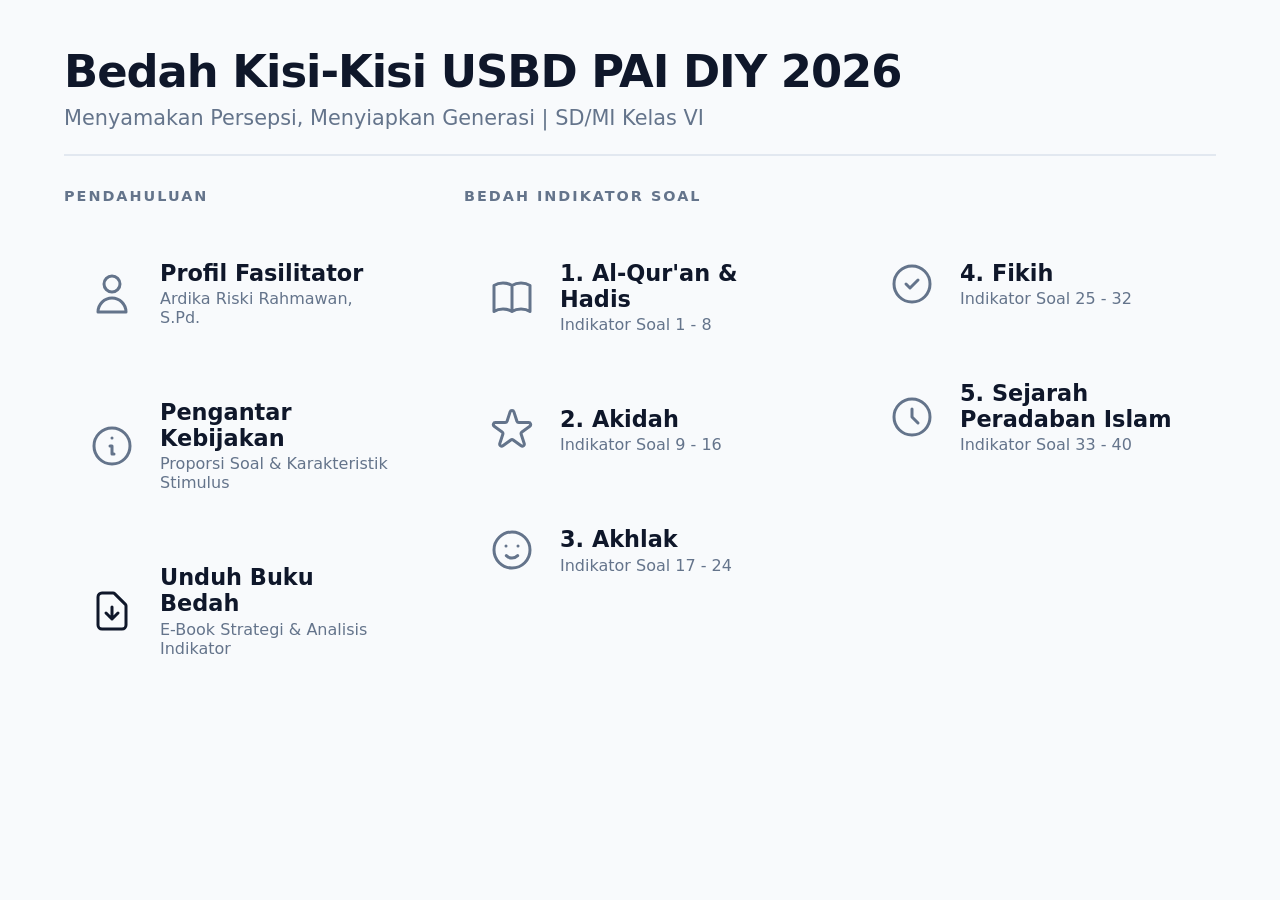
<file: index.html>
<!DOCTYPE html>
<html lang="id">
<head>
    <meta charset="UTF-8">
    <meta name="viewport" content="width=device-width, initial-scale=1.0">
    <title>Portal Bedah Kisi-Kisi USBD PAI DIY 2026</title>
    <link rel="stylesheet" href="style.css">
</head>
<body>
    <main class="layar-presentasi">
        <header class="kop-presentasi">
            <h1>Bedah Kisi-Kisi USBD PAI DIY 2026</h1>
            <p>Menyamakan Persepsi, Menyiapkan Generasi | SD/MI Kelas VI</p>
        </header>

        <nav class="papan-navigasi">
            <div class="kolom-menu">
                <div class="label-kategori">Pendahuluan</div>
                
                <a href="profil.html" class="item-menu">
                    <svg class="ikon-menu" fill="none" stroke="currentColor" viewBox="0 0 24 24"><path stroke-linecap="round" stroke-linejoin="round" stroke-width="1.5" d="M16 7a4 4 0 11-8 0 4 4 0 018 0zM12 14a7 7 0 00-7 7h14a7 7 0 00-7-7z"></path></svg>
                    <div class="teks-menu">
                        <h2>Profil Fasilitator</h2>
                        <p>Ardika Riski Rahmawan, S.Pd.</p>
                    </div>
                </a>

                <a href="pengantar.html" class="item-menu">
                    <svg class="ikon-menu" fill="none" stroke="currentColor" viewBox="0 0 24 24"><path stroke-linecap="round" stroke-linejoin="round" stroke-width="1.5" d="M13 16h-1v-4h-1m1-4h.01M21 12a9 9 0 11-18 0 9 9 0 0118 0z"></path></svg>
                    <div class="teks-menu">
                        <h2>Pengantar Kebijakan</h2>
                        <p>Proporsi Soal & Karakteristik Stimulus</p>
                    </div>
                </a>

                <a href="https://drive.google.com/uc?export=download&id=1z1nxdw_zQxx8e-hOt23k5U8AkH9czPIu" class="item-menu" style="border-left: 4px solid var(--warna-sukses);">
                    <svg class="ikon-menu" style="color: var(--warna-sukses);" fill="none" stroke="currentColor" viewBox="0 0 24 24"><path stroke-linecap="round" stroke-linejoin="round" stroke-width="1.5" d="M12 10v6m0 0l-3-3m3 3l3-3m2 8H7a2 2 0 01-2-2V5a2 2 0 012-2h5.586a1 1 0 01.707.293l5.414 5.414a1 1 0 01.293.707V19a2 2 0 01-2 2z"></path></svg>
                    <div class="teks-menu">
                        <h2>Unduh Buku Bedah</h2>
                        <p>E-Book Strategi & Analisis Indikator</p>
                    </div>
                </a>
            </div>

            <div class="kolom-menu">
                <div class="label-kategori">Bedah Indikator Soal</div>

                <a href="quran-hadis.html" class="item-menu">
                    <svg class="ikon-menu" fill="none" stroke="currentColor" viewBox="0 0 24 24"><path stroke-linecap="round" stroke-linejoin="round" stroke-width="1.5" d="M12 6.253v13m0-13C10.832 5.477 9.246 5 7.5 5S4.168 5.477 3 6.253v13C4.168 18.477 5.754 18 7.5 18s3.332.477 4.5 1.253m0-13C13.168 5.477 14.754 5 16.5 5c1.747 0 3.332.477 4.5 1.253v13C19.832 18.477 18.247 18 16.5 18c-1.746 0-3.332.477-4.5 1.253"></path></svg>
                    <div class="teks-menu">
                        <h2>1. Al-Qur'an & Hadis</h2>
                        <p>Indikator Soal 1 - 8</p>
                    </div>
                </a>

                <a href="akidah.html" class="item-menu">
                    <svg class="ikon-menu" fill="none" stroke="currentColor" viewBox="0 0 24 24"><path stroke-linecap="round" stroke-linejoin="round" stroke-width="1.5" d="M11.049 2.927c.3-.921 1.603-.921 1.902 0l1.519 4.674a1 1 0 00.95.69h4.915c.969 0 1.371 1.24.588 1.81l-3.976 2.888a1 1 0 00-.363 1.118l1.518 4.674c.3.922-.755 1.688-1.538 1.118l-3.976-2.888a1 1 0 00-1.176 0l-3.976 2.888c-.783.57-1.838-.197-1.538-1.118l1.518-4.674a1 1 0 00-.363-1.118l-3.976-2.888c-.784-.57-.38-1.81.588-1.81h4.914a1 1 0 00.951-.69l1.519-4.674z"></path></svg>
                    <div class="teks-menu">
                        <h2>2. Akidah</h2>
                        <p>Indikator Soal 9 - 16</p>
                    </div>
                </a>

                <a href="akhlak.html" class="item-menu">
                    <svg class="ikon-menu" fill="none" stroke="currentColor" viewBox="0 0 24 24"><path stroke-linecap="round" stroke-linejoin="round" stroke-width="1.5" d="M14.828 14.828a4 4 0 01-5.656 0M9 10h.01M15 10h.01M21 12a9 9 0 11-18 0 9 9 0 0118 0z"></path></svg>
                    <div class="teks-menu">
                        <h2>3. Akhlak</h2>
                        <p>Indikator Soal 17 - 24</p>
                    </div>
                </a>
            </div>

            <div class="kolom-menu">
                <div class="label-kategori" style="visibility: hidden;">Lanjutan</div>

                <a href="fikih.html" class="item-menu">
                    <svg class="ikon-menu" fill="none" stroke="currentColor" viewBox="0 0 24 24"><path stroke-linecap="round" stroke-linejoin="round" stroke-width="1.5" d="M9 12l2 2 4-4m6 2a9 9 0 11-18 0 9 9 0 0118 0z"></path></svg>
                    <div class="teks-menu">
                        <h2>4. Fikih</h2>
                        <p>Indikator Soal 25 - 32</p>
                    </div>
                </a>

                <a href="spi.html" class="item-menu">
                    <svg class="ikon-menu" fill="none" stroke="currentColor" viewBox="0 0 24 24"><path stroke-linecap="round" stroke-linejoin="round" stroke-width="1.5" d="M12 8v4l3 3m6-3a9 9 0 11-18 0 9 9 0 0118 0z"></path></svg>
                    <div class="teks-menu">
                        <h2>5. Sejarah Peradaban Islam</h2>
                        <p>Indikator Soal 33 - 40</p>
                    </div>
                </a>
            </div>
        </nav>
    </main>
</body>
</html>
</file>
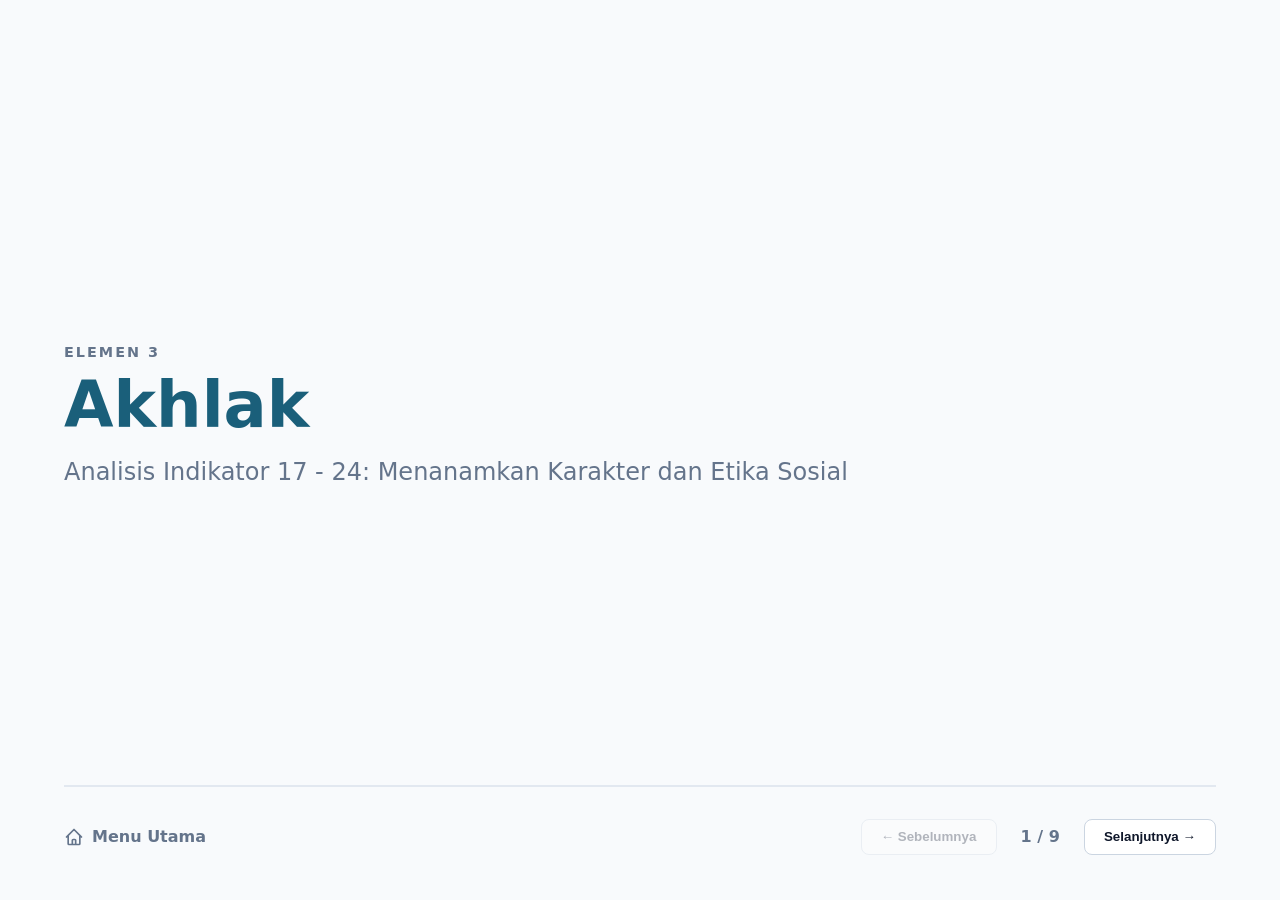
<file: akhlak.html>
<!DOCTYPE html>
<html lang="id">
<head>
    <meta charset="UTF-8">
    <meta name="viewport" content="width=device-width, initial-scale=1.0">
    <title>Bedah Indikator Akhlak - USBD PAI DIY 2026</title>
    <link rel="stylesheet" href="style.css">
</head>
<body>
    <main class="layar-presentasi">
        <div class="area-salindia">
            
            <div class="salindia aktif">
                <div class="label-kategori">Elemen 3</div>
                <h1 class="judul-salindia">Akhlak</h1>
                <p class="deskripsi-salindia">Analisis Indikator 17 - 24: Menanamkan Karakter dan Etika Sosial</p>
            </div>

            <div class="salindia">
                <header class="kop-salindia">
                    <span class="kapsul-indikator">Indikator 17</span>
                    <span class="kapsul-level">L2 (Penerapan)</span>
                </header>
                <h2 class="materi-salindia">Toleransi Keberagaman</h2>
                
                <div class="grid-konten">
                    <div class="kartu-info">
                        <h3>Bentuk Soal</h3>
                        <p>Disajikan narasi tentang situasi di lingkungan majemuk (perbedaan suku atau agama). Murid menentukan wujud sikap toleransi yang paling tepat.</p>
                    </div>
                    <div class="kartu-trik">
                        <h3>Prinsip Batasan Toleransi</h3>
                        <ul>
                            <li><strong>Aspek Ibadah:</strong> Beri kesempatan orang lain beribadah tanpa ikut campur ritualnya.</li>
                            <li><strong>Aspek Sosial:</strong> Tetap bekerja sama dan membantu tanpa memandang latar belakang.</li>
                            <li>Cari jawaban yang menunjukkan sikap <strong>menghargai</strong> bukan mencampuradukkan keyakinan.</li>
                        </ul>
                    </div>
                </div>
            </div>

            <div class="salindia">
                <header class="kop-salindia">
                    <span class="kapsul-indikator">Indikator 18</span>
                    <span class="kapsul-level">L1 (Pemahaman)</span>
                </header>
                <h2 class="materi-salindia">Tanda-Tanda Munafik</h2>
                
                <div class="grid-konten">
                    <div class="kartu-info">
                        <h3>Bentuk Soal</h3>
                        <p>Pembuat soal menyajikan beberapa pernyataan tindakan. Murid harus mengidentifikasi mana yang termasuk ciri orang munafik berdasarkan hadis.</p>
                    </div>
                    <div class="kartu-trik">
                        <h3>Hafalan 3 Kata Kunci</h3>
                        <ul>
                            <li><strong>Dusta:</strong> Jika berkata ia berbohong.</li>
                            <li><strong>Ingkar:</strong> Jika berjanji tidak ditepati.</li>
                            <li><strong>Khianat:</strong> Jika dipercaya (amanah) ia curang/merusak.</li>
                            <li>Latih murid untuk jeli melihat kata "Kecuali" dalam soal tipe pernyataan seperti ini.</li>
                        </ul>
                    </div>
                </div>
            </div>

            <div class="salindia">
                <header class="kop-salindia">
                    <span class="kapsul-indikator">Indikator 19</span>
                    <span class="kapsul-level">L2 (Penerapan)</span>
                </header>
                <h2 class="materi-salindia">Khalifah fil Ardhi</h2>
                
                <div class="grid-konten">
                    <div class="kartu-info">
                        <h3>Bentuk Soal</h3>
                        <p>Narasi tentang kondisi lingkungan (misal: hutan gundul atau sampah menumpuk). Murid menentukan perilaku manusia yang mencerminkan peran sebagai pengelola bumi.</p>
                    </div>
                    <div class="kartu-trik">
                        <h3>Tujuan Penciptaan</h3>
                        <ul>
                            <li>Arahkan murid mencari jawaban yang bermakna <strong>"Menjaga"</strong> atau <strong>"Melestarikan"</strong>.</li>
                            <li>Hindari jawaban yang sifatnya mengeksploitasi alam berlebihan meski tujuannya mencari keuntungan ekonomi.</li>
                        </ul>
                    </div>
                </div>
            </div>

            <div class="salindia">
                <header class="kop-salindia">
                    <span class="kapsul-indikator">Indikator 20</span>
                    <span class="kapsul-level">L2 (Penerapan)</span>
                </header>
                <h2 class="materi-salindia">Jenis-Jenis Ukhuwah</h2>
                
                <div class="grid-konten">
                    <div class="kartu-info">
                        <h3>Bentuk Soal</h3>
                        <p>Disajikan cerita interaksi sosial (misal: membantu korban bencana di luar negeri atau merayakan HUT RI bersama tetangga). Murid menentukan jenis persaudaraan yang tepat.</p>
                    </div>
                    <div class="kartu-trik">
                        <h3>Memilah Ikatan</h3>
                        <ul>
                            <li><strong>Islamiyah:</strong> Ikatan karena kesamaan agama.</li>
                            <li><strong>Wathaniyah:</strong> Ikatan karena satu bangsa/tanah air (nasionalisme).</li>
                            <li><strong>Insaniyah:</strong> Ikatan sesama manusia (kemanusiaan global).</li>
                        </ul>
                    </div>
                </div>
            </div>

            <div class="salindia">
                <header class="kop-salindia">
                    <span class="kapsul-indikator">Indikator 21</span>
                    <span class="kapsul-level">L2 (Penerapan)</span>
                </header>
                <h2 class="materi-salindia">Adab Bertetangga</h2>
                
                <div class="grid-konten">
                    <div class="kartu-info">
                        <h3>Bentuk Soal</h3>
                        <p>Daftar pernyataan sikap terhadap tetangga. Murid menentukan mana yang merupakan akhlak terpuji kepada tetangga.</p>
                    </div>
                    <div class="kartu-trik">
                        <h3>Poin Kunci Jawaban</h3>
                        <ul>
                            <li>Menghormati privasi (tidak mencari-cari kesalahan).</li>
                            <li>Berbagi makanan atau bantuan saat ada yang kesulitan.</li>
                            <li>Menjaga ketenangan dan tidak mengganggu kenyamanan tetangga.</li>
                        </ul>
                    </div>
                </div>
            </div>

            <div class="salindia">
                <header class="kop-salindia">
                    <span class="kapsul-indikator">Indikator 22</span>
                    <span class="kapsul-level HOTS">L3 (Penalaran / HOTS)</span>
                </header>
                <h2 class="materi-salindia">Solusi Masalah Bertetangga</h2>
                
                <div class="grid-konten">
                    <div class="kartu-info">
                        <h3>Bentuk Soal</h3>
                        <p>Deskripsi konflik (misal: jemuran tetangga menghalangi jalan atau kebisingan). Murid menganalisis solusi terbaik berdasarkan tuntunan akhlak.</p>
                    </div>
                    <div class="kartu-trik">
                        <h3>Analisis Solusi Damai</h3>
                        <ul>
                            <li>Utamakan solusi <strong>Tabayyun</strong> (komunikasi/klarifikasi) dengan cara santun.</li>
                            <li>Hindari jawaban yang bersifat emosional atau langsung melaporkan ke pihak berwajib tanpa ada upaya damai terlebih dahulu.</li>
                        </ul>
                    </div>
                </div>
            </div>

            <div class="salindia">
                <header class="kop-salindia">
                    <span class="kapsul-indikator">Indikator 23</span>
                    <span class="kapsul-level">L2 (Penerapan)</span>
                </header>
                <h2 class="materi-salindia">Akhlak kepada Lingkungan</h2>
                
                <div class="grid-konten">
                    <div class="kartu-info">
                        <h3>Bentuk Soal</h3>
                        <p>Beberapa contoh aktivitas harian manusia. Murid memilah tindakan yang secara nyata mencerminkan kepedulian pada alam.</p>
                    </div>
                    <div class="kartu-trik">
                        <h3>Contoh Tindakan Nyata</h3>
                        <ul>
                            <li>Hemat energi dan air.</li>
                            <li>Penghijauan di lahan sempit.</li>
                            <li>Menyayangi hewan (tidak menyiksa atau memburu sembarangan).</li>
                        </ul>
                    </div>
                </div>
            </div>

            <div class="salindia">
                <header class="kop-salindia">
                    <span class="kapsul-indikator">Indikator 24</span>
                    <span class="kapsul-level HOTS">L3 (Penalaran / HOTS)</span>
                </header>
                <h2 class="materi-salindia">Analisis Kerusakan Alam</h2>
                
                <div class="grid-konten">
                    <div class="kartu-info">
                        <h3>Bentuk Soal</h3>
                        <p>Narasi tentang bencana alam akibat ulah manusia (misal: banjir karena sampah). Murid menganalisis penyebab utama atau solusi jangka panjangnya.</p>
                    </div>
                    <div class="kartu-trik">
                        <h3>Logika Sebab-Akibat</h3>
                        <ul>
                            <li>Ajarkan murid menghubungkan <strong>perilaku buruk</strong> spesifik dengan <strong>dampaknya</strong>.</li>
                            <li>Solusi harus relevan dengan penyebab (misal: masalah sampah ➔ solusinya pengelolaan limbah, bukan sekadar menanam pohon).</li>
                        </ul>
                    </div>
                </div>
            </div>

        </div>

        <nav class="kendali-presentasi">
            <a href="index.html" class="tombol-menu">
                <svg width="20" height="20" fill="none" stroke="currentColor" viewBox="0 0 24 24"><path stroke-linecap="round" stroke-linejoin="round" stroke-width="2" d="M3 12l2-2m0 0l7-7 7 7M5 10v10a1 1 0 001 1h3m10-11l2 2m-2-2v10a1 1 0 01-1 1h-3m-6 0a1 1 0 001-1v-4a1 1 0 011-1h2a1 1 0 011 1v4a1 1 0 001 1m-6 0h6"></path></svg>
                Menu Utama
            </a>
            
            <div class="grup-navigasi">
                <button id="tombol-mundur" class="tombol-arah" onclick="geserSalindia(-1)">&#8592; Sebelumnya</button>
                <span id="penunjuk-halaman" class="penunjuk-halaman">1 / 9</span>
                <button id="tombol-maju" class="tombol-arah" onclick="geserSalindia(1)">Selanjutnya &#8594;</button>
            </div>
        </nav>
    </main>

    <script>
        let indeksAktif = 0;
        const daftarSalindia = document.querySelectorAll('.salindia');
        const teksHalaman = document.getElementById('penunjuk-halaman');
        const tombolMundur = document.getElementById('tombol-mundur');
        const tombolMaju = document.getElementById('tombol-maju');

        function perbaruiTampilan() {
            daftarSalindia.forEach((slide, i) => {
                slide.classList.remove('aktif');
                if (i === indeksAktif) slide.classList.add('aktif');
            });
            
            teksHalaman.innerText = `${indeksAktif + 1} / ${daftarSalindia.length}`;
            tombolMundur.style.opacity = indeksAktif === 0 ? '0.3' : '1';
            tombolMaju.style.opacity = indeksAktif === daftarSalindia.length - 1 ? '0.3' : '1';
        }

        function geserSalindia(arah) {
            indeksAktif += arah;
            if (indeksAktif < 0) indeksAktif = 0;
            if (indeksAktif >= daftarSalindia.length) indeksAktif = daftarSalindia.length - 1;
            perbaruiTampilan();
        }

        document.addEventListener('keydown', (e) => {
            if (e.key === 'ArrowRight') geserSalindia(1);
            if (e.key === 'ArrowLeft') geserSalindia(-1);
        });

        perbaruiTampilan(); 
    </script>
</body>
</html>
</file>
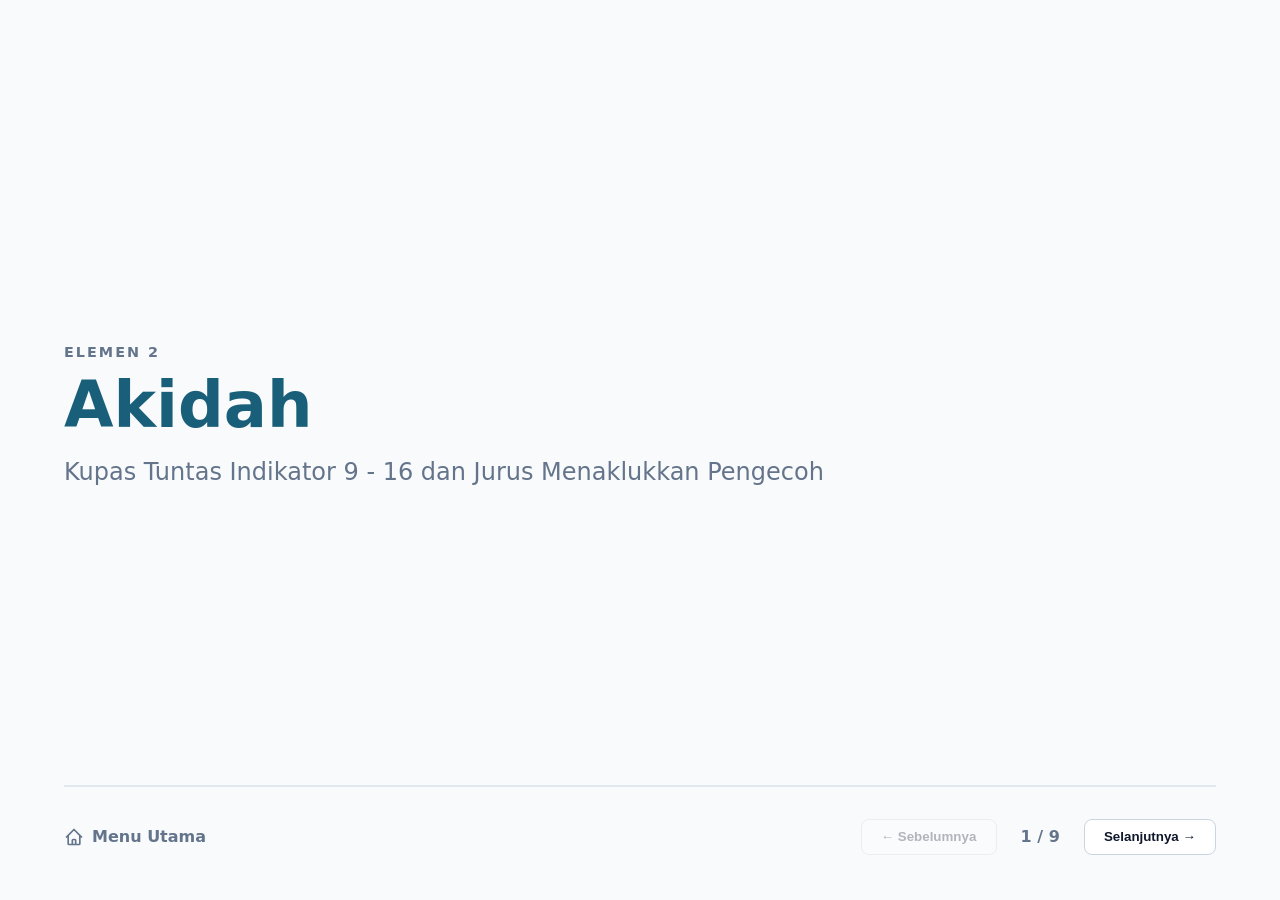
<file: akidah.html>
<!DOCTYPE html>
<html lang="id">
<head>
    <meta charset="UTF-8">
    <meta name="viewport" content="width=device-width, initial-scale=1.0">
    <title>Bedah Indikator Akidah - USBD PAI DIY 2026</title>
    <link rel="stylesheet" href="style.css">
</head>
<body>
    <main class="layar-presentasi">
        <div class="area-salindia">
            
            <div class="salindia aktif">
                <div class="label-kategori">Elemen 2</div>
                <h1 class="judul-salindia">Akidah</h1>
                <p class="deskripsi-salindia">Kupas Tuntas Indikator 9 - 16 dan Jurus Menaklukkan Pengecoh</p>
            </div>

            <div class="salindia">
                <header class="kop-salindia">
                    <span class="kapsul-indikator">Indikator 9</span>
                    <span class="kapsul-level">L2 (Penerapan)</span>
                </header>
                <h2 class="materi-salindia">Makna Asmaulhusna Dasar</h2>
                
                <div class="grid-konten">
                    <div class="kartu-info">
                        <h3>Bentuk Soal</h3>
                        <p>Pembuat soal menampilkan tabel acak. Murid bertugas menjodohkan Asmaulhusna (al-Malik, al-Quddus, as-Salam, al-Mukmin, al-Aziz) dengan arti yang tepat.</p>
                    </div>
                    <div class="kartu-trik">
                        <h3>Trik Eksekusi Cepat</h3>
                        <ul>
                            <li><strong>Kunci 1-2 Pasangan:</strong> Minta murid mencari satu atau dua pasangan yang paling mereka ingat luar kepala.</li>
                            <li><strong>Jurus Eliminasi Tabel:</strong> Coret langsung opsi jawaban (A, B, C, D) yang tidak menyertakan pasangan kunci tersebut. Latihan ini menghemat drastis waktu pengerjaan.</li>
                        </ul>
                    </div>
                </div>
            </div>

            <div class="salindia">
                <header class="kop-salindia">
                    <span class="kapsul-indikator">Indikator 10</span>
                    <span class="kapsul-level">L2 (Penerapan)</span>
                </header>
                <h2 class="materi-salindia">Sifat Wajib Rasul</h2>
                
                <div class="grid-konten">
                    <div class="kartu-info">
                        <h3>Bentuk Soal</h3>
                        <p>Murid membaca paragraf pendek tentang keseharian seorang tokoh. Mereka menyimpulkan sifat wajib rasul yang melekat pada tindakan tokoh tersebut.</p>
                    </div>
                    <div class="kartu-trik">
                        <h3>Pemindaian Kata Kunci Narasi</h3>
                        <ul>
                            <li>Berani jujur walau merugi ➔ <strong>Siddiq</strong></li>
                            <li>Menjaga barang titipan atau rahasia teman ➔ <strong>Amanah</strong></li>
                            <li>Aktif berbagi ilmu dan menasihati kebaikan ➔ <strong>Tabligh</strong></li>
                            <li>Rajin belajar dan menemukan solusi cerdas ➔ <strong>Fatanah</strong></li>
                        </ul>
                    </div>
                </div>
            </div>

            <div class="salindia">
                <header class="kop-salindia">
                    <span class="kapsul-indikator">Indikator 11</span>
                    <span class="kapsul-level">L2 (Penerapan)</span>
                </header>
                <h2 class="materi-salindia">Penerapan Asmaulhusna Lanjutan</h2>
                
                <div class="grid-konten">
                    <div class="kartu-info">
                        <h3>Bentuk Soal</h3>
                        <p>Penulis soal menyajikan tabel pasangan. Murid menentukan hubungan akurat antara Asmaulhusna (al-Muhyi, al-Mumit, al-Ba’its, al-Qawiyyu, al-Qayyum) dengan contoh penerapannya di dunia nyata.</p>
                    </div>
                    <div class="kartu-trik">
                        <h3>Bedah Kasus</h3>
                        <ul>
                            <li><strong>Al-Muhyi (Menghidupkan):</strong> Merawat tanaman layu, menolong hewan sakit.</li>
                            <li><strong>Al-Qayyum (Mandiri):</strong> Merapikan tempat tidur sendiri, menyiapkan alat sekolah tanpa bantuan.</li>
                            <li>Gunakan kembali trik eliminasi tabel seperti pada soal nomor 9.</li>
                        </ul>
                    </div>
                </div>
            </div>

            <div class="salindia">
                <header class="kop-salindia">
                    <span class="kapsul-indikator">Indikator 12</span>
                    <span class="kapsul-level">L1 (Pemahaman)</span>
                </header>
                <h2 class="materi-salindia">Fase Hari Kiamat</h2>
                
                <div class="grid-konten">
                    <div class="kartu-info">
                        <h3>Bentuk Soal</h3>
                        <p>Teks mendeskripsikan sebuah peristiwa spesifik yang terjadi di akhir zaman. Murid mengidentifikasi nama istilah fase kiamat tersebut.</p>
                    </div>
                    <div class="kartu-trik">
                        <h3>Asosiasi Makna</h3>
                        <ul>
                            <li>Kebangkitan dari kubur ➔ <strong>Yaumul Ba'ats</strong></li>
                            <li>Berkumpul di padang luas ➔ <strong>Yaumul Mahsyar</strong></li>
                            <li>Perhitungan amal perbuatan ➔ <strong>Yaumul Hisab</strong></li>
                            <li>Penimbangan kebaikan dan keburukan ➔ <strong>Yaumul Mizan</strong></li>
                        </ul>
                    </div>
                </div>
            </div>

            <div class="salindia">
                <header class="kop-salindia">
                    <span class="kapsul-indikator">Indikator 13</span>
                    <span class="kapsul-level">L2 (Penerapan)</span>
                </header>
                <h2 class="materi-salindia">Meneladani Al-Ghaffar & Al-Afuw</h2>
                
                <div class="grid-konten">
                    <div class="kartu-info">
                        <h3>Bentuk Soal</h3>
                        <p>Cerita pendek mengisahkan konflik ringan antar teman atau saudara. Murid mencari tindakan penyelesaian yang mencerminkan sifat Maha Pengampun dan Maha Pemaaf.</p>
                    </div>
                    <div class="kartu-trik">
                        <h3>Titik Fokus Jawaban</h3>
                        <ul>
                            <li>Cari opsi yang mengandung sikap <strong>tidak menyimpan dendam</strong>.</li>
                            <li>Pilih jawaban tentang <strong>menutupi aib teman</strong> alih-alih menyebarkannya.</li>
                            <li>Pemaafan yang tulus sering kali muncul dalam pengecoh, pastikan murid membaca situasi konflik sampai akhir kalimat.</li>
                        </ul>
                    </div>
                </div>
            </div>

            <div class="salindia">
                <header class="kop-salindia">
                    <span class="kapsul-indikator">Indikator 14</span>
                    <span class="kapsul-level">L2 (Penerapan)</span>
                </header>
                <h2 class="materi-salindia">Meneladani Al-Wahid & As-Samad</h2>
                
                <div class="grid-konten">
                    <div class="kartu-info">
                        <h3>Bentuk Soal</h3>
                        <p>Disajikan daftar berisi nomor dan beberapa pernyataan sikap. Murid mengategorikan poin mana saja yang memanifestasikan Al-Wahid atau As-Samad.</p>
                    </div>
                    <div class="kartu-trik">
                        <h3>Membedah Karakter</h3>
                        <ul>
                            <li><strong>Al-Wahid (Maha Esa):</strong> Sikap mandiri, teguh pendirian, tidak menyekutukan Allah dalam niat belajar.</li>
                            <li><strong>As-Samad (Tempat Bergantung):</strong> Menjadi siswa yang bisa diandalkan teman saat kerja kelompok, rajin berdoa hanya meminta kepada Allah.</li>
                        </ul>
                    </div>
                </div>
            </div>

            <div class="salindia">
                <header class="kop-salindia">
                    <span class="kapsul-indikator">Indikator 15</span>
                    <span class="kapsul-level">L2 (Penerapan)</span>
                </header>
                <h2 class="materi-salindia">Klasifikasi Takdir</h2>
                
                <div class="grid-konten">
                    <div class="kartu-info">
                        <h3>Bentuk Soal</h3>
                        <p>Soal memaparkan rangkaian kejadian hidup seperti lahir, jatuh sakit, lalu berobat dan sembuh. Murid memilah peristiwa tersebut ke dalam laci takdir Muallaq atau Mubram.</p>
                        <p class="peringatan"><strong>Waspada Kombinasi:</strong> Opsi sering berwujud gabungan angka. Pastikan murid menandai jenis takdir yang ditanyakan soal sebelum melihat pilihan ganda.</p>
                    </div>
                    <div class="kartu-trik">
                        <h3>Kunci Logika</h3>
                        <ul>
                            <li><strong>Muallaq (Proses):</strong> Ada intervensi usaha keras manusia. Berobat memicu kesembuhan. Belajar memicu kecerdasan.</li>
                            <li><strong>Mubram (Final):</strong> Mutlak otoritas Tuhan. Kematian, detak jantung, jenis kelamin saat lahir.</li>
                        </ul>
                    </div>
                </div>
            </div>

            <div class="salindia">
                <header class="kop-salindia">
                    <span class="kapsul-indikator">Indikator 16</span>
                    <span class="kapsul-level HOTS">L3 (Penalaran / HOTS)</span>
                </header>
                <h2 class="materi-salindia">Hikmah Qada & Qadar</h2>
                
                <div class="grid-konten">
                    <div class="kartu-info">
                        <h3>Bentuk Soal</h3>
                        <p>Kasus komprehensif menguraikan perjalanan hidup seseorang yang tertimpa musibah berat atau meraih pencapaian spektakuler. Murid menganalisis hikmah spiritual dari kejadian tersebut.</p>
                    </div>
                    <div class="kartu-trik">
                        <h3>Analisis Situasi Narasi</h3>
                        <ul>
                            <li><strong>Skenario Musibah:</strong> Eliminasi jawaban yang menyalahkan keadaan. Jawaban valid memuat nilai kesabaran, ikhlas, husnuzan kepada skenario Allah, dan pantang menyerah.</li>
                            <li><strong>Skenario Keberhasilan:</strong> Jawaban memuat sikap syukur yang nyata dan menjauhi sifat takabur atau sombong.</li>
                        </ul>
                    </div>
                </div>
            </div>

        </div>

        <nav class="kendali-presentasi">
            <a href="index.html" class="tombol-menu">
                <svg width="20" height="20" fill="none" stroke="currentColor" viewBox="0 0 24 24"><path stroke-linecap="round" stroke-linejoin="round" stroke-width="2" d="M3 12l2-2m0 0l7-7 7 7M5 10v10a1 1 0 001 1h3m10-11l2 2m-2-2v10a1 1 0 01-1 1h-3m-6 0a1 1 0 001-1v-4a1 1 0 011-1h2a1 1 0 011 1v4a1 1 0 001 1m-6 0h6"></path></svg>
                Menu Utama
            </a>
            
            <div class="grup-navigasi">
                <button id="tombol-mundur" class="tombol-arah" onclick="geserSalindia(-1)">&#8592; Sebelumnya</button>
                <span id="penunjuk-halaman" class="penunjuk-halaman">1 / 9</span>
                <button id="tombol-maju" class="tombol-arah" onclick="geserSalindia(1)">Selanjutnya &#8594;</button>
            </div>
        </nav>
    </main>

    <script>
        let indeksAktif = 0;
        const daftarSalindia = document.querySelectorAll('.salindia');
        const teksHalaman = document.getElementById('penunjuk-halaman');
        const tombolMundur = document.getElementById('tombol-mundur');
        const tombolMaju = document.getElementById('tombol-maju');

        function perbaruiTampilan() {
            daftarSalindia.forEach((slide, i) => {
                slide.classList.remove('aktif');
                if (i === indeksAktif) slide.classList.add('aktif');
            });
            
            teksHalaman.innerText = `${indeksAktif + 1} / ${daftarSalindia.length}`;
            tombolMundur.style.opacity = indeksAktif === 0 ? '0.3' : '1';
            tombolMaju.style.opacity = indeksAktif === daftarSalindia.length - 1 ? '0.3' : '1';
        }

        function geserSalindia(arah) {
            indeksAktif += arah;
            if (indeksAktif < 0) indeksAktif = 0;
            if (indeksAktif >= daftarSalindia.length) indeksAktif = daftarSalindia.length - 1;
            perbaruiTampilan();
        }

        document.addEventListener('keydown', (e) => {
            if (e.key === 'ArrowRight') geserSalindia(1);
            if (e.key === 'ArrowLeft') geserSalindia(-1);
        });

        perbaruiTampilan(); 
    </script>
</body>
</html>
</file>
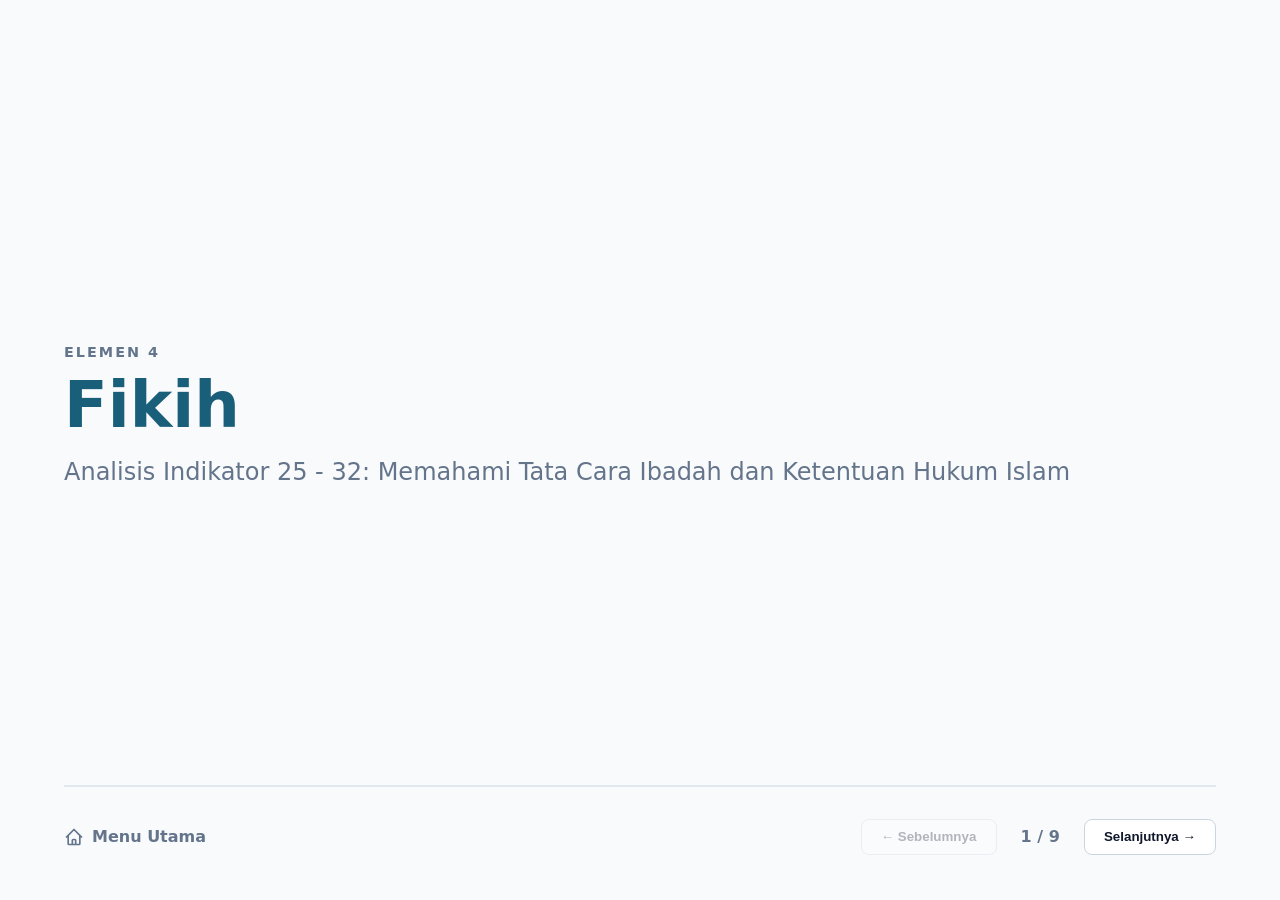
<file: fikih.html>
<!DOCTYPE html>
<html lang="id">
<head>
    <meta charset="UTF-8">
    <meta name="viewport" content="width=device-width, initial-scale=1.0">
    <title>Bedah Indikator Fikih - USBD PAI DIY 2026</title>
    <link rel="stylesheet" href="style.css">
</head>
<body>
    <main class="layar-presentasi">
        <div class="area-salindia">
            
            <div class="salindia aktif">
                <div class="label-kategori">Elemen 4</div>
                <h1 class="judul-salindia">Fikih</h1>
                <p class="deskripsi-salindia">Analisis Indikator 25 - 32: Memahami Tata Cara Ibadah dan Ketentuan Hukum Islam</p>
            </div>

            <div class="salindia">
                <header class="kop-salindia">
                    <span class="kapsul-indikator">Indikator 25</span>
                    <span class="kapsul-level">L2 (Penerapan)</span>
                </header>
                <h2 class="materi-salindia">Tanda-Tanda Baligh</h2>
                
                <div class="grid-konten">
                    <div class="kartu-info">
                        <h3>Bentuk Soal</h3>
                        <p>Disajikan daftar ciri biologis manusia. Murid diminta memilih mana yang merupakan tanda-tanda baligh (dewasa secara syariat) bagi laki-laki maupun perempuan.</p>
                    </div>
                    <div class="kartu-trik">
                        <h3>Klasifikasi Cepat</h3>
                        <ul>
                            <li><strong>Laki-laki:</strong> Mimpi basah (Ihtilam).</li>
                            <li><strong>Perempuan:</strong> Haid (Menstruasi).</li>
                            <li><strong>Umum:</strong> Jika belum mengalami tanda biologis, batasnya adalah usia 15 tahun (Qamariyah).</li>
                            <li>Ajarkan murid membedakan ciri primer (syarat baligh) dengan ciri sekunder (perubahan fisik umum).</li>
                        </ul>
                    </div>
                </div>
            </div>

            <div class="salindia">
                <header class="kop-salindia">
                    <span class="kapsul-indikator">Indikator 26</span>
                    <span class="kapsul-level">L1 (Pemahaman)</span>
                </header>
                <h2 class="materi-salindia">Ketentuan Salat Sunah & Jumat</h2>
                
                <div class="grid-konten">
                    <div class="kartu-info">
                        <h3>Bentuk Soal</h3>
                        <p>Narasi menjelaskan tata cara atau waktu pelaksanaan salat tertentu (Jumat, Duha, atau Tahajud). Murid menentukan nama salat yang dimaksud.</p>
                    </div>
                    <div class="kartu-trik">
                        <h3>Identifikasi Waktu & Sifat</h3>
                        <ul>
                            <li>Waktu matahari naik (pagi) ➔ <strong>Duha</strong>.</li>
                            <li>Waktu sepertiga malam (setelah tidur) ➔ <strong>Tahajud</strong>.</li>
                            <li>Waktu Zuhur, berjamaah, didahului dua khotbah ➔ <strong>Jumat</strong>.</li>
                        </ul>
                    </div>
                </div>
            </div>

            <div class="salindia">
                <header class="kop-salindia">
                    <span class="kapsul-indikator">Indikator 27</span>
                    <span class="kapsul-level HOTS">L3 (Penalaran / HOTS)</span>
                </header>
                <h2 class="materi-salindia">Analisis Besaran Zakat</h2>
                
                <div class="grid-konten">
                    <div class="kartu-info">
                        <h3>Bentuk Soal</h3>
                        <p>Narasi tentang jumlah anggota keluarga atau jumlah harta simpanan seseorang. Murid menganalisis dan menghitung berapa besaran zakat yang wajib dikeluarkan.</p>
                    </div>
                    <div class="kartu-trik">
                        <h3>Rumus Hitung Praktis</h3>
                        <ul>
                            <li><strong>Zakat Fitrah:</strong> Jumlah jiwa × 2,5 kg atau 3,5 liter beras.</li>
                            <li><strong>Zakat Mal (Emas/Uang):</strong> Jika sudah mencapai nishab (setara 85 gr emas) dan haul (1 tahun), maka dikalikan 2,5%.</li>
                            <li>Latih murid teliti pada angka nishab dan jumlah orang dalam keluarga.</li>
                        </ul>
                    </div>
                </div>
            </div>

            <div class="salindia">
                <header class="kop-salindia">
                    <span class="kapsul-indikator">Indikator 28</span>
                    <span class="kapsul-level">L2 (Penerapan)</span>
                </header>
                <h2 class="materi-salindia">Jenis-Jenis Berbagi (Derma)</h2>
                
                <div class="grid-konten">
                    <div class="kartu-info">
                        <h3>Bentuk Soal</h3>
                        <p>Narasi tentang pemberian sesuatu kepada orang lain. Murid menentukan apakah tindakan tersebut termasuk Sedekah, Infaq, Hibah, atau Hadiah.</p>
                    </div>
                    <div class="kartu-trik">
                        <h3>Pembeda Utama</h3>
                        <ul>
                            <li>Pemberian karena prestasi/penghormatan ➔ <strong>Hadiah</strong>.</li>
                            <li>Pemberian sukarela berupa barang/harta ➔ <strong>Hibah</strong>.</li>
                            <li>Pemberian umum untuk ketaatan kepada Allah ➔ <strong>Infaq/Sedekah</strong>.</li>
                        </ul>
                    </div>
                </div>
            </div>

            <div class="salindia">
                <header class="kop-salindia">
                    <span class="kapsul-indikator">Indikator 29</span>
                    <span class="kapsul-level">L1 (Pemahaman)</span>
                </header>
                <h2 class="materi-salindia">Klasifikasi Makanan Halal & Haram</h2>
                
                <div class="grid-konten">
                    <div class="kartu-info">
                        <h3>Bentuk Soal</h3>
                        <p>Disajikan beberapa nama makanan atau minuman. Murid mengelompokkan mana yang hukumnya halal dikonsumsi dan mana yang haram.</p>
                    </div>
                    <div class="kartu-trik">
                        <h3>Prinsip Dasar</h3>
                        <ul>
                            <li><strong>Halal:</strong> Hewan ternak darat (kecuali babi/anjing), hewan laut, dan semua yang baik/tidak membahayakan.</li>
                            <li><strong>Haram:</strong> Bangkai, darah, daging babi, hewan yang disembelih tanpa nama Allah, dan khamar (memabukkan).</li>
                        </ul>
                    </div>
                </div>
            </div>

            <div class="salindia">
                <header class="kop-salindia">
                    <span class="kapsul-indikator">Indikator 30</span>
                    <span class="kapsul-level HOTS">L3 (Penalaran / HOTS)</span>
                </header>
                <h2 class="materi-salindia">Analisis Hukum & Alasan</h2>
                
                <div class="grid-konten">
                    <div class="kartu-info">
                        <h3>Bentuk Soal</h3>
                        <p>Kasus spesifik (misal: makanan yang diperoleh dari hasil mencuri atau makanan sehat yang tercampur zat haram). Murid menganalisis status hukum beserta alasannya.</p>
                    </div>
                    <div class="kartu-trik">
                        <h3>Logika Hukum</h3>
                        <ul>
                            <li>Status hukum bukan hanya dari <strong>zatnya</strong> (Haram lidzatihi), tapi juga dari <strong>cara memperolehnya</strong> (Haram lighairihi).</li>
                            <li>Jika narasinya tentang cara dapat yang salah (curang/mencuri), maka alasannya terkait keberkahan dan hak orang lain.</li>
                        </ul>
                    </div>
                </div>
            </div>

            <div class="salindia">
                <header class="kop-salindia">
                    <span class="kapsul-indikator">Indikator 31</span>
                    <span class="kapsul-level">L2 (Penerapan)</span>
                </header>
                <h2 class="materi-salindia">Jenis-Jenis Puasa Sunah</h2>
                
                <div class="grid-konten">
                    <div class="kartu-info">
                        <h3>Bentuk Soal</h3>
                        <p>Menampilkan beberapa nama puasa (Wajib dan Sunah). Murid mengelompokkan mana saja yang termasuk jenis puasa sunah.</p>
                    </div>
                    <div class="kartu-trik">
                        <h3>Daftar Puasa Sunah Populer</h3>
                        <ul>
                            <li>Senin-Kamis.</li>
                            <li>Arafah (9 Dzulhijjah).</li>
                            <li>Asyura (10 Muharram).</li>
                            <li>Syawal (6 hari setelah Idulfitri).</li>
                            <li>Ayyamul Bidh (13, 14, 15 setiap bulan Hijriah).</li>
                        </ul>
                    </div>
                </div>
            </div>

            <div class="salindia">
                <header class="kop-salindia">
                    <span class="kapsul-indikator">Indikator 32</span>
                    <span class="kapsul-level">L2 (Penerapan)</span>
                </header>
                <h2 class="materi-salindia">Hikmah Puasa Sunah</h2>
                
                <div class="grid-konten">
                    <div class="kartu-info">
                        <h3>Bentuk Soal</h3>
                        <p>Narasi tentang perilaku seseorang yang rutin berpuasa sunah. Murid menyimpulkan hikmah yang dirasakan oleh pelaku tersebut.</p>
                    </div>
                    <div class="kartu-trik">
                        <h3>Dimensi Hikmah</h3>
                        <ul>
                            <li><strong>Spiritual:</strong> Mendekatkan diri kepada Allah dan melatih kesabaran.</li>
                            <li><strong>Kesehatan:</strong> Menjaga metabolisme tubuh (detoks).</li>
                            <li><strong>Sosial:</strong> Melatih empati terhadap orang yang kelaparan.</li>
                        </ul>
                    </div>
                </div>
            </div>

        </div>

        <nav class="kendali-presentasi">
            <a href="index.html" class="tombol-menu">
                <svg width="20" height="20" fill="none" stroke="currentColor" viewBox="0 0 24 24"><path stroke-linecap="round" stroke-linejoin="round" stroke-width="2" d="M3 12l2-2m0 0l7-7 7 7M5 10v10a1 1 0 001 1h3m10-11l2 2m-2-2v10a1 1 0 01-1 1h-3m-6 0a1 1 0 001-1v-4a1 1 0 011-1h2a1 1 0 011 1v4a1 1 0 001 1m-6 0h6"></path></svg>
                Menu Utama
            </a>
            
            <div class="grup-navigasi">
                <button id="tombol-mundur" class="tombol-arah" onclick="geserSalindia(-1)">&#8592; Sebelumnya</button>
                <span id="penunjuk-halaman" class="penunjuk-halaman">1 / 9</span>
                <button id="tombol-maju" class="tombol-arah" onclick="geserSalindia(1)">Selanjutnya &#8594;</button>
            </div>
        </nav>
    </main>

    <script>
        let indeksAktif = 0;
        const daftarSalindia = document.querySelectorAll('.salindia');
        const teksHalaman = document.getElementById('penunjuk-halaman');
        const tombolMundur = document.getElementById('tombol-mundur');
        const tombolMaju = document.getElementById('tombol-maju');

        function perbaruiTampilan() {
            daftarSalindia.forEach((slide, i) => {
                slide.classList.remove('aktif');
                if (i === indeksAktif) slide.classList.add('aktif');
            });
            
            teksHalaman.innerText = `${indeksAktif + 1} / ${daftarSalindia.length}`;
            tombolMundur.style.opacity = indeksAktif === 0 ? '0.3' : '1';
            tombolMaju.style.opacity = indeksAktif === daftarSalindia.length - 1 ? '0.3' : '1';
        }

        function geserSalindia(arah) {
            indeksAktif += arah;
            if (indeksAktif < 0) indeksAktif = 0;
            if (indeksAktif >= daftarSalindia.length) indeksAktif = daftarSalindia.length - 1;
            perbaruiTampilan();
        }

        document.addEventListener('keydown', (e) => {
            if (e.key === 'ArrowRight') geserSalindia(1);
            if (e.key === 'ArrowLeft') geserSalindia(-1);
        });

        perbaruiTampilan(); 
    </script>
</body>
</html>
</file>
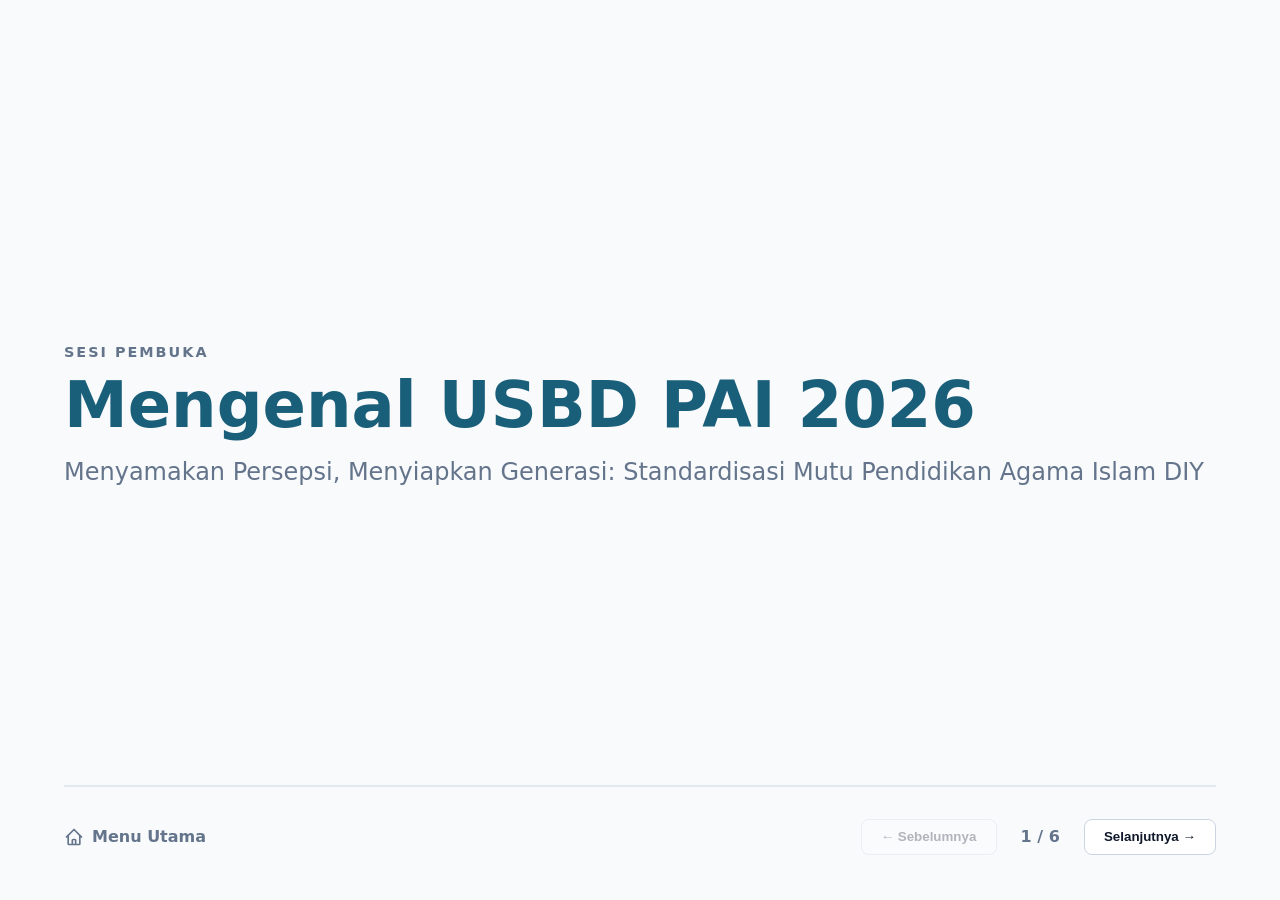
<file: pengantar.html>
<!DOCTYPE html>
<html lang="id">
<head>
    <meta charset="UTF-8">
    <meta name="viewport" content="width=device-width, initial-scale=1.0">
    <title>Pengantar Kebijakan USBD PAI DIY 2026</title>
    <link rel="stylesheet" href="style.css">
</head>
<body>
    <main class="layar-presentasi">
        <div class="area-salindia">
            
            <div class="salindia aktif">
                <div class="label-kategori">Sesi Pembuka</div>
                <h1 class="judul-salindia">Mengenal USBD PAI 2026</h1>
                <p class="deskripsi-salindia">Menyamakan Persepsi, Menyiapkan Generasi: Standardisasi Mutu Pendidikan Agama Islam DIY</p>
            </div>

            <div class="salindia">
                <header class="kop-salindia">
                    <span class="kapsul-indikator">Latar Belakang</span>
                </header>
                <h2 class="materi-salindia">Mengapa Harus USBD?</h2>
                
                <div class="grid-konten">
                    <div class="kartu-info">
                        <h3>Tujuan Utama</h3>
                        <ul>
                            <li><strong>Standardisasi Mutu:</strong> Menjamin alat ukur yang valid dan objektif di seluruh DIY.</li>
                            <li><strong>Evaluasi Kurikulum:</strong> Memotret keberhasilan implementasi Kurikulum Merdeka Fase B dan C.</li>
                        </ul>
                    </div>
                    <div class="kartu-trik">
                        <h3>Asas Berkeadilan</h3>
                        <p>USBD memastikan tidak ada kesenjangan kualitas penilaian antarsatuan pendidikan. Setiap murid, baik di kota maupun di desa, diuji dengan standar kompetensi yang setara.</p>
                    </div>
                </div>
            </div>

            <div class="salindia">
                <header class="kop-salindia">
                    <span class="kapsul-indikator">Teknis</span>
                </header>
                <h2 class="materi-salindia">Spesifikasi Instrumen Ujian</h2>
                
                <div class="grid-konten">
                    <div class="kartu-info">
                        <h3>Identitas Asesmen</h3>
                        <ul>
                            <li><strong>Bentuk Soal:</strong> 40 Butir Pilihan Ganda (PG).</li>
                            <li><strong>Sasaran:</strong> Murid Kelas VI (Enam) SD/MI.</li>
                            <li><strong>Cakupan:</strong> Capaian Pembelajaran Fase B (Kelas 3-4) dan Fase C (Kelas 5-6).</li>
                        </ul>
                    </div>
                    <div class="kartu-trik">
                        <h3>Fokus Utama</h3>
                        <p>Instrumen ini dirancang murni untuk mengukur <strong>analisis dan penerapan</strong>. Ujian tidak lagi terjebak pada hafalan teoritis yang membebani memori jangka pendek murid.</p>
                    </div>
                </div>
            </div>

            <div class="salindia">
                <header class="kop-salindia">
                    <span class="kapsul-indikator">Komposisi</span>
                </header>
                <h2 class="materi-salindia">Pembagian Otoritas Soal</h2>
                
                <div class="grid-konten">
                    <div class="kartu-info">
                        <h3>50% Soal Master (Kanwil)</h3>
                        <p>Ditandai dengan simbol bintang (*) pada kisi-kisi. Sebanyak 20 butir soal disusun langsung oleh Tim Kanwil Kemenag DIY dan bersifat mutlak wajib digunakan.</p>
                    </div>
                    <div class="kartu-trik">
                        <h3>50% Soal Mandiri</h3>
                        <p>Disusun oleh Tim Kabupaten/Kota atau Satuan Pendidikan. Meskipun mandiri, penyusunan wajib mengacu penuh pada indikator yang tertera dalam dokumen kisi-kisi provinsi.</p>
                    </div>
                </div>
            </div>

            <div class="salindia">
                <header class="kop-salindia">
                    <span class="kapsul-indikator">Kognitif</span>
                </header>
                <h2 class="materi-salindia">Kedalaman Berpikir</h2>
                
                <div class="grid-konten">
                    <div class="kartu-info">
                        <h3>Distribusi Level</h3>
                        <ul>
                            <li><strong>L2 (Penerapan): 55%</strong> - 22 Soal.</li>
                            <li><strong>L1 (Pemahaman): 25%</strong> - 10 Soal.</li>
                            <li><strong>L3 (Penalaran/HOTS): 20%</strong> - 8 Soal.</li>
                        </ul>
                    </div>
                    <div class="kartu-trik">
                        <h3>Analisis Strategis</h3>
                        <p>Dominasi L2 menunjukkan bahwa keberhasilan murid sangat bergantung pada kemampuan mereka mengaitkan nilai agama dengan praktik nyata, bukan sekadar tahu definisi.</p>
                    </div>
                </div>
            </div>

            <div class="salindia">
                <header class="kop-salindia">
                    <span class="kapsul-indikator">Karakteristik</span>
                </header>
                <h2 class="materi-salindia">Wajah Soal USBD 2026</h2>
                
                <div class="grid-konten">
                    <div class="kartu-info">
                        <h3>Struktur & Narasi</h3>
                        <ul>
                            <li><strong>Berbasis Stimulus:</strong> Diawali cerita, tabel, atau infografis.</li>
                            <li><strong>Kontekstual:</strong> Mengangkat kasus dunia anak (kantin, pertemanan, lingkungan).</li>
                            <li><strong>Aman & Netral:</strong> Bebas SARA dan bias gender.</li>
                        </ul>
                    </div>
                    <div class="kartu-trik">
                        <h3>Model Pengecoh</h3>
                        <p>Opsi jawaban dibuat homogen (seragam). Semua pilihan tampak "benar secara moral", namun hanya satu yang paling sesuai dengan stimulus narasi yang diberikan.</p>
                    </div>
                </div>
            </div>

        </div>

        <nav class="kendali-presentasi">
            <a href="index.html" class="tombol-menu">
                <svg width="20" height="20" fill="none" stroke="currentColor" viewBox="0 0 24 24"><path stroke-linecap="round" stroke-linejoin="round" stroke-width="2" d="M3 12l2-2m0 0l7-7 7 7M5 10v10a1 1 0 001 1h3m10-11l2 2m-2-2v10a1 1 0 01-1 1h-3m-6 0a1 1 0 001-1v-4a1 1 0 011-1h2a1 1 0 011 1v4a1 1 0 001 1m-6 0h6"></path></svg>
                Menu Utama
            </a>
            
            <div class="grup-navigasi">
                <button id="tombol-mundur" class="tombol-arah" onclick="geserSalindia(-1)">&#8592; Sebelumnya</button>
                <span id="penunjuk-halaman" class="penunjuk-halaman">1 / 6</span>
                <button id="tombol-maju" class="tombol-arah" onclick="geserSalindia(1)">Selanjutnya &#8594;</button>
            </div>
        </nav>
    </main>

    <script>
        let indeksAktif = 0;
        const daftarSalindia = document.querySelectorAll('.salindia');
        const teksHalaman = document.getElementById('penunjuk-halaman');
        const tombolMundur = document.getElementById('tombol-mundur');
        const tombolMaju = document.getElementById('tombol-maju');

        function perbaruiTampilan() {
            daftarSalindia.forEach((slide, i) => {
                slide.classList.remove('aktif');
                if (i === indeksAktif) slide.classList.add('aktif');
            });
            
            teksHalaman.innerText = `${indeksAktif + 1} / ${daftarSalindia.length}`;
            tombolMundur.style.opacity = indeksAktif === 0 ? '0.3' : '1';
            tombolMaju.style.opacity = indeksAktif === daftarSalindia.length - 1 ? '0.3' : '1';
        }

        function geserSalindia(arah) {
            indeksAktif += arah;
            if (indeksAktif < 0) indeksAktif = 0;
            if (indeksAktif >= daftarSalindia.length) indeksAktif = daftarSalindia.length - 1;
            perbaruiTampilan();
        }

        document.addEventListener('keydown', (e) => {
            if (e.key === 'ArrowRight') geserSalindia(1);
            if (e.key === 'ArrowLeft') geserSalindia(-1);
        });

        perbaruiTampilan(); 
    </script>
</body>
</html>
</file>
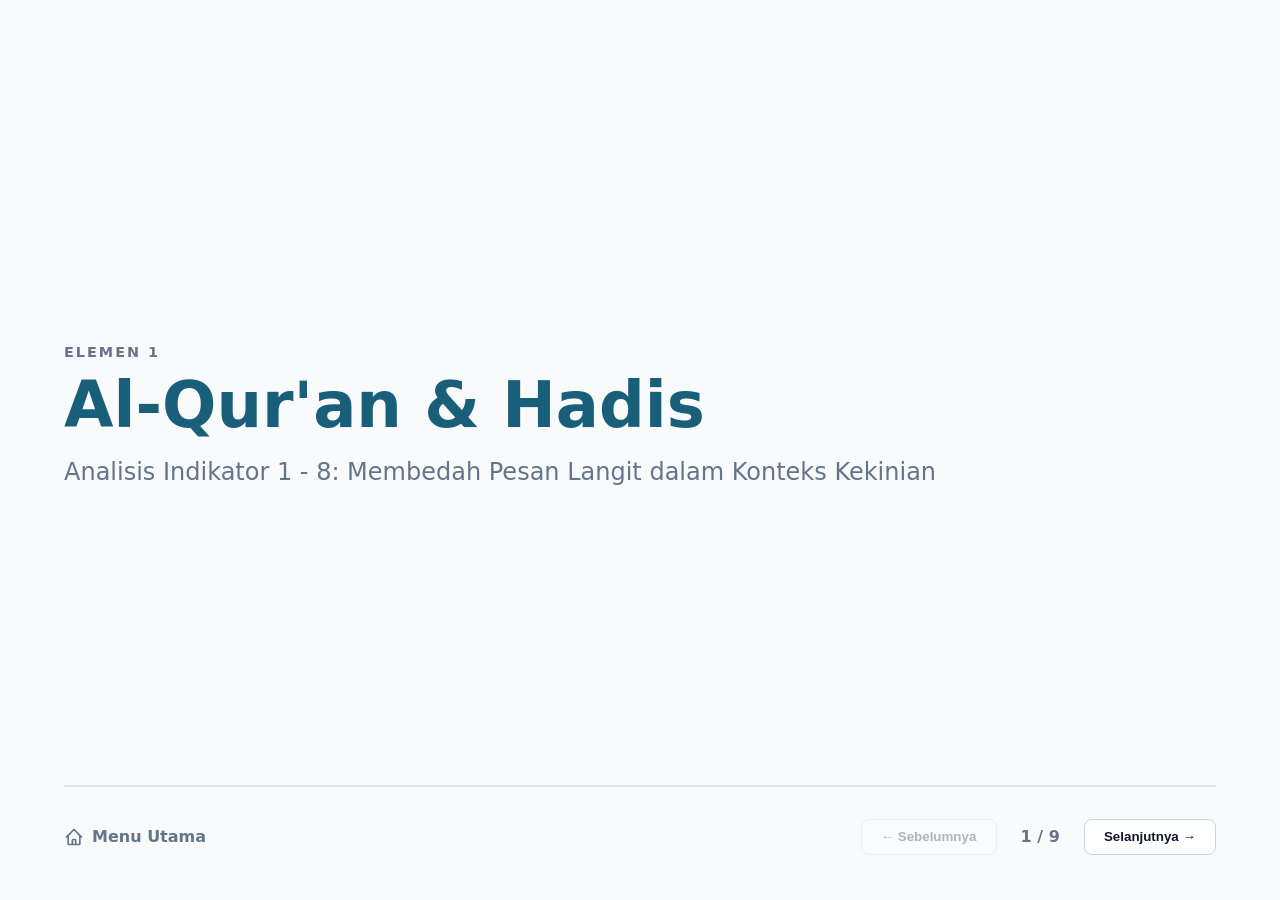
<file: quran-hadis.html>
<!DOCTYPE html>
<html lang="id">
<head>
    <meta charset="UTF-8">
    <meta name="viewport" content="width=device-width, initial-scale=1.0">
    <title>Bedah Indikator Al-Qur'an & Hadis - USBD PAI DIY 2026</title>
    <link rel="stylesheet" href="style.css">
</head>
<body>
    <main class="layar-presentasi">
        <div class="area-salindia">
            
            <div class="salindia aktif">
                <div class="label-kategori">Elemen 1</div>
                <h1 class="judul-salindia">Al-Qur'an & Hadis</h1>
                <p class="deskripsi-salindia">Analisis Indikator 1 - 8: Membedah Pesan Langit dalam Konteks Kekinian</p>
            </div>

            <div class="salindia">
                <header class="kop-salindia">
                    <span class="kapsul-indikator">Indikator 1</span>
                    <span class="kapsul-level">L2 (Penerapan)</span>
                </header>
                <h2 class="materi-salindia">Pesan Pokok Q.S. al-Hujurat: 13</h2>
                
                <div class="grid-konten">
                    <div class="kartu-info">
                        <h3>Bentuk Soal</h3>
                        <p>Disajikan potongan ayat Q.S. al-Hujurat ayat 13. Murid diminta menentukan pesan pokok yang terkandung, biasanya terkait konsep keberagaman dan kemuliaan manusia.</p>
                    </div>
                    <div class="kartu-trik">
                        <h3>Trik Kata Kunci</h3>
                        <ul>
                            <li><strong>Lita'arafu:</strong> Fokus pada tujuan saling mengenal/silaturahmi.</li>
                            <li><strong>Atqakum:</strong> Fokus bahwa kemuliaan hanya diukur dari ketakwaan, bukan suku atau rupa.</li>
                            <li>Ajarkan murid mencari kata "Suku", "Bangsa", atau "Takwa" di pilihan jawaban.</li>
                        </ul>
                    </div>
                </div>
            </div>

            <div class="salindia">
                <header class="kop-salindia">
                    <span class="kapsul-indikator">Indikator 2</span>
                    <span class="kapsul-level">L1 (Pemahaman)</span>
                </header>
                <h2 class="materi-salindia">Urutan Ayat Q.S. at-Tiin</h2>
                
                <div class="grid-konten">
                    <div class="kartu-info">
                        <h3>Bentuk Soal</h3>
                        <p>Menampilkan salah satu ayat Q.S. at-Tiin. Murid harus menentukan ayat sebelum atau sesudah potongan ayat tersebut dengan benar.</p>
                    </div>
                    <div class="kartu-trik">
                        <h3>Strategi Hafalan Visual</h3>
                        <ul>
                            <li>Gunakan jembatan keledai untuk urutan nama tempat/sumpah: <strong>Tin - Zaitun - Thursina - Balad (Mekah).</strong></li>
                            <li>Latih murid mengenali akhiran ayat (rima) agar tidak tertukar antara ayat 2 dan 3.</li>
                        </ul>
                    </div>
                </div>
            </div>

            <div class="salindia">
                <header class="kop-salindia">
                    <span class="kapsul-indikator">Indikator 3</span>
                    <span class="kapsul-level">L2 (Penerapan)</span>
                </header>
                <h2 class="materi-salindia">Hadis Keberagaman & Memberi</h2>
                
                <div class="grid-konten">
                    <div class="kartu-info">
                        <h3>Bentuk Soal</h3>
                        <p>Narasi tentang situasi sosial (misal: ada teman yang kesulitan atau ada perbedaan pendapat). Murid menentukan perilaku yang sesuai dengan kandungan hadis.</p>
                    </div>
                    <div class="kartu-trik">
                        <h3>Analisis Sikap Sosial</h3>
                        <ul>
                            <li><strong>Keutamaan Memberi:</strong> Cari perilaku yang tangan di atas (proaktif menolong tanpa diminta).</li>
                            <li><strong>Silaturahmi:</strong> Cari perilaku yang menyambung persahabatan yang sempat renggang.</li>
                        </ul>
                    </div>
                </div>
            </div>

            <div class="salindia">
                <header class="kop-salindia">
                    <span class="kapsul-indikator">Indikator 4</span>
                    <span class="kapsul-level">L2 (Penerapan)</span>
                </header>
                <h2 class="materi-salindia">Konteks Q.S. al-Ma’un</h2>
                
                <div class="grid-konten">
                    <div class="kartu-info">
                        <h3>Bentuk Soal</h3>
                        <p>Menyajikan cerita perilaku sehari-hari (misal: orang yang pamer atau abai pada anak yatim). Murid menentukan bunyi ayat Q.S. al-Ma’un yang sesuai.</p>
                    </div>
                    <div class="kartu-trik">
                        <h3>Pasangkan Cerita dengan Ayat</h3>
                        <ul>
                            <li>Cerita anak yatim ➔ <strong>Yadu'ul Yatim</strong> (Ayat 2).</li>
                            <li>Cerita sombong/pamer ➔ <strong>Hum Yura'un</strong> (Ayat 6).</li>
                            <li>Cerita malas salat/lalai ➔ <strong>'An Shalatihim Sahun</strong> (Ayat 5).</li>
                        </ul>
                    </div>
                </div>
            </div>

            <div class="salindia">
                <header class="kop-salindia">
                    <span class="kapsul-indikator">Indikator 5</span>
                    <span class="kapsul-level">L1 (Pemahaman)</span>
                </header>
                <h2 class="materi-salindia">Makna Q.S. al-Baqarah: 256</h2>
                
                <div class="grid-konten">
                    <div class="kartu-info">
                        <h3>Bentuk Soal</h3>
                        <p>Menampilkan potongan ayat "Laa Ikraaha fiddiin...". Murid diminta mengidentifikasi arti atau terjemahan potongan ayat tersebut.</p>
                    </div>
                    <div class="kartu-trik">
                        <h3>Fokus Terjemahan Kunci</h3>
                        <ul>
                            <li><strong>Laa Ikraaha:</strong> Tidak ada paksaan.</li>
                            <li><strong>Fiddiin:</strong> Dalam (menganut) agama.</li>
                            <li>Tekankan pada konsep "Kebebasan Beragama" yang bertanggung jawab dalam pilihan jawaban.</li>
                        </ul>
                    </div>
                </div>
            </div>

            <div class="salindia">
                <header class="kop-salindia">
                    <span class="kapsul-indikator">Indikator 6</span>
                    <span class="kapsul-level HOTS">L3 (Penalaran / HOTS)</span>
                </header>
                <h2 class="materi-salindia">Analisis Tajwid Q.S. Ali Imran: 64</h2>
                
                <div class="grid-konten">
                    <div class="kartu-info">
                        <h3>Bentuk Soal</h3>
                        <p>Ada bagian ayat yang diberi garis bawah. Murid harus menganalisis hukum tajwid beserta alasan teknisnya (misal: Nun sukun bertemu huruf tertentu).</p>
                    </div>
                    <div class="kartu-trik">
                        <h3>Tabel Identifikasi Tajwid</h3>
                        <ul>
                            <li>Latih murid melihat <strong>tanda baca</strong> sebelum melihat huruf.</li>
                            <li>Jika ada "Garis Melengkung" ➔ Potensi <strong>Mad</strong>.</li>
                            <li>Jika ada "Nun Mati/Tanwin" ➔ Cek huruf depannya untuk menentukan <strong>Ikhfa, Idgham, atau Idzhar.</strong></li>
                        </ul>
                    </div>
                </div>
            </div>

            <div class="salindia">
                <header class="kop-salindia">
                    <span class="kapsul-indikator">Indikator 7</span>
                    <span class="kapsul-level">L1 (Pemahaman)</span>
                </header>
                <h2 class="materi-salindia">Arti & Ayat Q.S. Ad-Dhuha</h2>
                
                <div class="grid-konten">
                    <div class="kartu-info">
                        <h3>Bentuk Soal</h3>
                        <p>Disajikan satu kalimat arti ayat dari Q.S. Ad-Dhuha. Murid bertugas mencari bunyi ayat yang sesuai dengan arti tersebut.</p>
                    </div>
                    <div class="kartu-trik">
                        <h3>Kaitan Kata Kunci</h3>
                        <ul>
                            <li>Waktu Duha ➔ <strong>Wadhuha.</strong></li>
                            <li>Waktu Malam ➔ <strong>Wallaili idza saja.</strong></li>
                            <li>Anak Yatim ➔ <strong>Fa ammal yatima fala taqhar.</strong></li>
                        </ul>
                    </div>
                </div>
            </div>

            <div class="salindia">
                <header class="kop-salindia">
                    <span class="kapsul-indikator">Indikator 8</span>
                    <span class="kapsul-level HOTS">L3 (Penalaran / HOTS)</span>
                </header>
                <h2 class="materi-salindia">Solusi Kontekstual Ad-Dhuha</h2>
                
                <div class="grid-konten">
                    <div class="kartu-info">
                        <h3>Bentuk Soal</h3>
                        <p>Narasi masalah (misal: seseorang yang merasa putus asa atau menghadapi pengemis). Murid merumuskan tindakan solusi berdasarkan pengamalan Q.S. Ad-Dhuha.</p>
                    </div>
                    <div class="kartu-trik">
                        <h3>Logika Solusi Tindakan</h3>
                        <ul>
                            <li>Jika narasi tentang kesulitan ➔ Solusinya adalah <strong>Optimis</strong> karena "kesulitan akan disusul kemudahan".</li>
                            <li>Jika narasi tentang peminta-minta ➔ Solusinya adalah <strong>Tidak menghardik</strong> (berkata santun walau tidak memberi).</li>
                        </ul>
                    </div>
                </div>
            </div>

        </div>

        <nav class="kendali-presentasi">
            <a href="index.html" class="tombol-menu">
                <svg width="20" height="20" fill="none" stroke="currentColor" viewBox="0 0 24 24"><path stroke-linecap="round" stroke-linejoin="round" stroke-width="2" d="M3 12l2-2m0 0l7-7 7 7M5 10v10a1 1 0 001 1h3m10-11l2 2m-2-2v10a1 1 0 01-1 1h-3m-6 0a1 1 0 001-1v-4a1 1 0 011-1h2a1 1 0 011 1v4a1 1 0 001 1m-6 0h6"></path></svg>
                Menu Utama
            </a>
            
            <div class="grup-navigasi">
                <button id="tombol-mundur" class="tombol-arah" onclick="geserSalindia(-1)">&#8592; Sebelumnya</button>
                <span id="penunjuk-halaman" class="penunjuk-halaman">1 / 9</span>
                <button id="tombol-maju" class="tombol-arah" onclick="geserSalindia(1)">Selanjutnya &#8594;</button>
            </div>
        </nav>
    </main>

    <script>
        let indeksAktif = 0;
        const daftarSalindia = document.querySelectorAll('.salindia');
        const teksHalaman = document.getElementById('penunjuk-halaman');
        const tombolMundur = document.getElementById('tombol-mundur');
        const tombolMaju = document.getElementById('tombol-maju');

        function perbaruiTampilan() {
            daftarSalindia.forEach((slide, i) => {
                slide.classList.remove('aktif');
                if (i === indeksAktif) slide.classList.add('aktif');
            });
            
            teksHalaman.innerText = `${indeksAktif + 1} / ${daftarSalindia.length}`;
            tombolMundur.style.opacity = indeksAktif === 0 ? '0.3' : '1';
            tombolMaju.style.opacity = indeksAktif === daftarSalindia.length - 1 ? '0.3' : '1';
        }

        function geserSalindia(arah) {
            indeksAktif += arah;
            if (indeksAktif < 0) indeksAktif = 0;
            if (indeksAktif >= daftarSalindia.length) indeksAktif = daftarSalindia.length - 1;
            perbaruiTampilan();
        }

        document.addEventListener('keydown', (e) => {
            if (e.key === 'ArrowRight') geserSalindia(1);
            if (e.key === 'ArrowLeft') geserSalindia(-1);
        });

        perbaruiTampilan(); 
    </script>
</body>
</html>
</file>
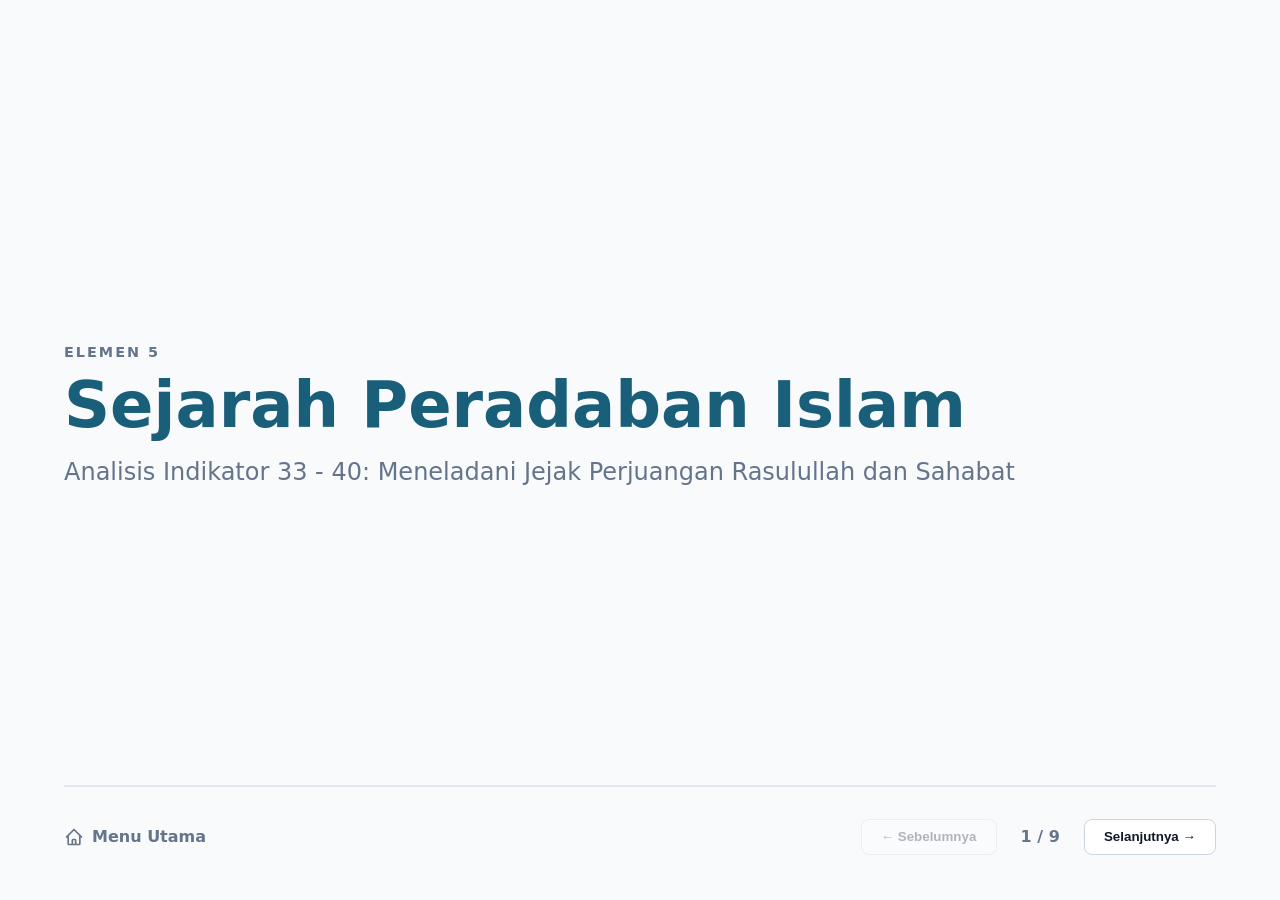
<file: spi.html>
<!DOCTYPE html>
<html lang="id">
<head>
    <meta charset="UTF-8">
    <meta name="viewport" content="width=device-width, initial-scale=1.0">
    <title>Bedah Indikator SPI - USBD PAI DIY 2026</title>
    <link rel="stylesheet" href="style.css">
</head>
<body>
    <main class="layar-presentasi">
        <div class="area-salindia">
            
            <div class="salindia aktif">
                <div class="label-kategori">Elemen 5</div>
                <h1 class="judul-salindia">Sejarah Peradaban Islam</h1>
                <p class="deskripsi-salindia">Analisis Indikator 33 - 40: Meneladani Jejak Perjuangan Rasulullah dan Sahabat</p>
            </div>

            <div class="salindia">
                <header class="kop-salindia">
                    <span class="kapsul-indikator">Indikator 33</span>
                    <span class="kapsul-level">L1 (Pemahaman)</span>
                </header>
                <h2 class="materi-salindia">Tokoh Peristiwa Hijrah</h2>
                
                <div class="grid-konten">
                    <div class="kartu-info">
                        <h3>Bentuk Soal</h3>
                        <p>Disajikan narasi tentang perjalanan hijrah Nabi Muhammad saw. ke Madinah. Murid diminta menyebutkan peran tokoh tertentu yang terlibat dalam peristiwa tersebut.</p>
                    </div>
                    <div class="kartu-trik">
                        <h3>Identifikasi Peran Tokoh</h3>
                        <ul>
                            <li><strong>Ali bin Abi Thalib:</strong> Menggantikan Nabi tidur di tempat tidurnya (pengecoh kaum musyrik).</li>
                            <li><strong>Abu Bakar:</strong> Teman setia dalam perjalanan dan di Gua Tsur.</li>
                            <li><strong>Asma' binti Abu Bakar:</strong> Pengirim logistik/makanan ke gua.</li>
                            <li><strong>Abdullah bin Abu Bakar:</strong> Pencari informasi di Makkah</li>
                            <li><strong>Amir bin Fuhairah:</strong> Penggembala domba untuk menghapus jejak</li>
                            <li><strong>Abdullah bin Uraiqit:</strong> Penunjuk jalan (Guide).</li>
                        </ul>
                    </div>
                </div>
            </div>

            <div class="salindia">
                <header class="kop-salindia">
                    <span class="kapsul-indikator">Indikator 34</span>
                    <span class="kapsul-level">L2 (Penerapan)</span>
                </header>
                <h2 class="materi-salindia">Strategi Dakwah di Madinah</h2>
                
                <div class="grid-konten">
                    <div class="kartu-info">
                        <h3>Bentuk Soal</h3>
                        <p>Daftar pernyataan tentang langkah-langkah Nabi di Madinah. Murid memilih pernyataan yang benar-benar merupakan strategi dakwah beliau.</p>
                    </div>
                    <div class="kartu-trik">
                        <h3>Pilar Kekuatan Madinah</h3>
                        <ul>
                            <li><strong>Masjid Nabawi:</strong> Pusat ibadah, pendidikan, dan pemerintahan.</li>
                            <li><strong>Ukhuwah:</strong> Mempersaudarakan Kaum Muhajirin dan Kaum Anshar.</li>
                            <li><strong>Piagam Madinah:</strong> Perjanjian damai dengan kaum Yahudi dan penduduk asli Madinah.</li>
        
                        </ul>
                    </div>
                </div>
            </div>

            <div class="salindia">
                <header class="kop-salindia">
                    <span class="kapsul-indikator">Indikator 35</span>
                    <span class="kapsul-level">L2 (Penerapan)</span>
                </header>
                <h2 class="materi-salindia">Fathu Makkah & Haji Wada'</h2>
                
                <div class="grid-konten">
                    <div class="kartu-info">
                        <h3>Bentuk Soal</h3>
                        <p>Narasi tentang pembebasan kota Mekah atau khotbah terakhir Nabi (Haji Wada'). Murid menentukan perilaku keteladanan yang muncul dari peristiwa itu.</p>
                    </div>
                    <div class="kartu-trik">
                        <h3>Nilai Keteladanan</h3>
                        <ul>
                            <li><strong>Fathu Makkah:</strong> Pemaafan masal (tidak dendam), kedamaian, dan kerendahhatian saat menang.</li>
                            <li><strong>Haji Wada':</strong> Kesetaraan derajat manusia (tidak ada beda Arab/non-Arab) dan perlindungan hak wanita.</li>
                        </ul>
                    </div>
                </div>
            </div>

            <div class="salindia">
                <header class="kop-salindia">
                    <span class="kapsul-indikator">Indikator 36</span>
                    <span class="kapsul-level">L2 (Penerapan)</span>
                </header>
                <h2 class="materi-salindia">Sifat Khulafaurrasyidin</h2>
                
                <div class="grid-konten">
                    <div class="kartu-info">
                        <h3>Bentuk Soal</h3>
                        <p>Disebutkan salah satu sifat menonjol dari salah satu sahabat (Abu Bakar, Umar, Usman, atau Ali). Murid menentukan contoh penerapan sifat itu dalam kehidupan saat ini.</p>
                    </div>
                    <div class="kartu-trik">
                        <h3>Kaitan Sifat & Perilaku</h3>
                        <ul>
                            <li><strong>Abu Bakar (Lembut tapi Tegas):</strong> Membela kebenaran dengan tenang.</li>
                            <li><strong>Umar bin Khattab (Berani/Adil):</strong> Menegakkan aturan tanpa pandang bulu.</li>
                            <li><strong>Usman bin Affan (Dermawan/Pemalu):</strong> Membantu fakir miskin dengan ikhlas.</li>
                            <li><strong>Ali bin Abi Thalib (Cerdas/Sabar):</strong> Menyelesaikan masalah dengan ilmu.</li>
                        </ul>
                    </div>
                </div>
            </div>

            <div class="salindia">
                <header class="kop-salindia">
                    <span class="kapsul-indikator">Indikator 37</span>
                    <span class="kapsul-level">L1 (Pemahaman)</span>
                </header>
                <h2 class="materi-salindia">Biografi Khulafaurrasyidin</h2>
                
                <div class="grid-konten">
                    <div class="kartu-info">
                        <h3>Bentuk Soal</h3>
                        <p>Deskripsi singkat tentang riwayat hidup, silsilah, atau latar belakang salah satu khalifah. Murid menentukan siapa nama khalifah yang dimaksud.</p>
                    </div>
                    <div class="kartu-trik">
                        <h3>Ciri Biografis Kunci</h3>
                        <ul>
                            <li><strong>Abu Bakar:</strong> Lemah lembut, setia, membenarkan dakwah Nabi</li>
                            <li><strong>Umar:</strong> Bertubuh tegap, masuk Islam setelah mendengar surah Thaha, dijuluki Singa Padang Pasir.</li>
                            <li><strong>Usman:</strong> Saudagar kaya, memiliki dua cahaya (Dzun Nurain) karena menikahi dua putri Nabi.</li>
                            <li><strong>Ali:</strong> Sepupu dan menantu Nabi, masuk Islam sejak usia anak-anak.</li>
                        </ul>
                    </div>
                </div>
            </div>

            <div class="salindia">
                <header class="kop-salindia">
                    <span class="kapsul-indikator">Indikator 38</span>
                    <span class="kapsul-level">L2 (Penerapan)</span>
                </header>
                <h2 class="materi-salindia">Keberhasilan Khulafaurrasyidin</h2>
                
                <div class="grid-konten">
                    <div class="kartu-info">
                        <h3>Bentuk Soal</h3>
                        <p>Daftar keberhasilan (misal: kodifikasi Al-Qur'an, pembentukan armada laut, atau penataan administrasi). Murid menjodohkan dengan khalifah yang mencapainya.</p>
                    </div>
                    <div class="kartu-trik">
                        <h3>Tabel Prestasi</h3>
                        <ul>
                            <li><strong>Abu Bakar:</strong> Memerangi nabi palsu dan pengumpul mushaf pertama.</li>
                            <li><strong>Umar:</strong> Kalender Hijriah dan administrasi negara (kas negara/diwan).</li>
                            <li><strong>Usman:</strong> Standarisasi Mushaf (Mushaf Utsmani) dan Armada Laut.</li>
                            <li><strong>Ali:</strong> Pembenahan baitul mal dan pengembangan bahasa Arab.</li>
                        </ul>
                    </div>
                </div>
            </div>

            <div class="salindia">
                <header class="kop-salindia">
                    <span class="kapsul-indikator">Indikator 39</span>
                    <span class="kapsul-level">L1 (Pemahaman)</span>
                </header>
                <h2 class="materi-salindia">Gelar Khulafaurrasyidin</h2>
                
                <div class="grid-konten">
                    <div class="kartu-info">
                        <h3>Bentuk Soal</h3>
                        <p>Disajikan tabel berisi nama khalifah dan gelarnya secara acak. Murid bertugas mencari pasangan yang paling sesuai.</p>
                    </div>
                    <div class="kartu-trik">
                        <h3>Pasangan Gelar Kunci</h3>
                        <ul>
                            <li>Abu Bakar ➔ <strong>Ash-Siddiq</strong> (Yang Membenarkan).</li>
                            <li>Umar bin Khattab ➔ <strong>Al-Faruq</strong> (Pembeda Benar dan Salah).</li>
                            <li>Usman bin Affan ➔ <strong>Dzun Nurain</strong> (Pemilik Dua Cahaya).</li>
                            <li>Ali bin Abi Thalib ➔ <strong>Babul Ilmu / Asadullah</strong> (Gerbang Ilmu / Singa Allah).</li>
                        </ul>
                    </div>
                </div>
            </div>

            <div class="salindia">
                <header class="kop-salindia">
                    <span class="kapsul-indikator">Indikator 40</span>
                    <span class="kapsul-level HOTS">L3 (Penalaran / HOTS)</span>
                </header>
                <h2 class="materi-salindia">Analisis Kisah Inspiratif</h2>
                
                <div class="grid-konten">
                    <div class="kartu-info">
                        <h3>Bentuk Soal</h3>
                        <p>Kisah inspiratif (misal: Umar yang memikul gandum untuk rakyatnya atau Abu Bakar yang menyumbangkan seluruh hartanya). Murid menganalisis hikmah untuk konteks saat ini.</p>
                    </div>
                    <div class="kartu-trik">
                        <h3>Jurus Analisis HOTS</h3>
                        <ul>
                            <li><strong>Kisah Umar & Gandum:</strong> Fokus pada tanggung jawab pemimpin dan empati.</li>
                            <li><strong>Kisah Abu Bakar & Harta:</strong> Fokus pada totalitas iman dan prioritas akhirat.</li>
                            <li>Cari opsi jawaban yang memuat **perilaku konkret** di sekolah atau rumah yang mirip dengan semangat kisah tersebut.</li>
                        </ul>
                    </div>
                </div>
            </div>

        </div>

        <nav class="kendali-presentasi">
            <a href="index.html" class="tombol-menu">
                <svg width="20" height="20" fill="none" stroke="currentColor" viewBox="0 0 24 24"><path stroke-linecap="round" stroke-linejoin="round" stroke-width="2" d="M3 12l2-2m0 0l7-7 7 7M5 10v10a1 1 0 001 1h3m10-11l2 2m-2-2v10a1 1 0 01-1 1h-3m-6 0a1 1 0 001-1v-4a1 1 0 011-1h2a1 1 0 011 1v4a1 1 0 001 1m-6 0h6"></path></svg>
                Menu Utama
            </a>
            
            <div class="grup-navigasi">
                <button id="tombol-mundur" class="tombol-arah" onclick="geserSalindia(-1)">&#8592; Sebelumnya</button>
                <span id="penunjuk-halaman" class="penunjuk-halaman">1 / 9</span>
                <button id="tombol-maju" class="tombol-arah" onclick="geserSalindia(1)">Selanjutnya &#8594;</button>
            </div>
        </nav>
    </main>

    <script>
        let indeksAktif = 0;
        const daftarSalindia = document.querySelectorAll('.salindia');
        const teksHalaman = document.getElementById('penunjuk-halaman');
        const tombolMundur = document.getElementById('tombol-mundur');
        const tombolMaju = document.getElementById('tombol-maju');

        function perbaruiTampilan() {
            daftarSalindia.forEach((slide, i) => {
                slide.classList.remove('aktif');
                if (i === indeksAktif) slide.classList.add('aktif');
            });
            
            teksHalaman.innerText = `${indeksAktif + 1} / ${daftarSalindia.length}`;
            tombolMundur.style.opacity = indeksAktif === 0 ? '0.3' : '1';
            tombolMaju.style.opacity = indeksAktif === daftarSalindia.length - 1 ? '0.3' : '1';
        }

        function geserSalindia(arah) {
            indeksAktif += arah;
            if (indeksAktif < 0) indeksAktif = 0;
            if (indeksAktif >= daftarSalindia.length) indeksAktif = daftarSalindia.length - 1;
            perbaruiTampilan();
        }

        document.addEventListener('keydown', (e) => {
            if (e.key === 'ArrowRight') geserSalindia(1);
            if (e.key === 'ArrowLeft') geserSalindia(-1);
        });

        perbaruiTampilan(); 
    </script>
</body>
</html>
</file>
<file: style.css>
/* --- PENGATURAN GLOBAL & KUNCI LAYAR PENUH --- */
:root {
    --warna-utama: #1a5f7a;
    --latar-utama: #f8fafc; /* Abu-abu kebiruan sangat terang, bersih & sejuk */
    --teks-primer: #0f172a; /* Biru dongker pekat untuk keterbacaan tinggi */
    --teks-sekunder: #64748b;
    --aksen-warna: #0ea5e9; /* Biru langit modern */
    --putih-bersih: #ffffff;
}

* {
    box-sizing: border-box;
    margin: 0;
    padding: 0;
}

body, html {
    font-family: 'Segoe UI', system-ui, -apple-system, sans-serif;
    background-color: var(--latar-utama);
    color: var(--teks-primer);
    width: 100%;
    height: 100vh; /* Mengunci tinggi tepat 100% layar */
    overflow: hidden; /* Mematikan fungsi scroll secara total */
    display: flex;
    justify-content: center;
    align-items: center;
}

/* --- WADAH PRESENTASI --- */
.layar-presentasi {
    width: 90%;
    max-width: 1400px;
    height: 90vh;
    display: flex;
    flex-direction: column;
    justify-content: space-between;
}

/* --- KOP / HEADER --- */
.kop-presentasi {
    text-align: left;
    margin-bottom: 2rem;
    padding-bottom: 1.5rem;
    border-bottom: 2px solid #e2e8f0;
}

.kop-presentasi h1 {
    font-size: 2.8rem;
    font-weight: 800;
    letter-spacing: -1px;
    margin-bottom: 0.5rem;
    color: var(--teks-primer);
}

.kop-presentasi p {
    font-size: 1.3rem;
    color: var(--teks-sekunder);
    font-weight: 500;
}

/* --- PAPAN NAVIGASI (GRID 3 KOLOM) --- */
.papan-navigasi {
    display: grid;
    grid-template-columns: repeat(3, 1fr);
    gap: 3rem;
    flex-grow: 1;
}

.kolom-menu {
    display: flex;
    flex-direction: column;
    gap: 1.5rem;
}

.label-kategori {
    font-size: 0.9rem;
    text-transform: uppercase;
    letter-spacing: 2px;
    color: var(--teks-sekunder);
    font-weight: 700;
    margin-bottom: 0.5rem;
}

/* --- DESAIN MENU MINIMALIS & MELAYANG --- */
.item-menu {
    display: flex;
    align-items: center;
    text-decoration: none;
    color: inherit;
    padding: 1.5rem;
    border-radius: 16px;
    background: transparent;
    transition: all 0.3s cubic-bezier(0.4, 0, 0.2, 1);
}

/* Efek saat disorot kursor (Hover) */
.item-menu:hover {
    background: var(--putih-bersih);
    box-shadow: 0 20px 40px -15px rgba(0, 0, 0, 0.05);
    transform: translateY(-4px);
}

.item-menu:hover .ikon-menu {
    color: var(--aksen-warna);
    transform: scale(1.1);
}

/* --- IKON & TIPOGRAFI TEKS MENU --- */
.ikon-menu {
    width: 48px;
    height: 48px;
    color: var(--teks-sekunder);
    margin-right: 1.5rem;
    transition: all 0.3s ease;
    flex-shrink: 0;
}

.teks-menu {
    display: flex;
    flex-direction: column;
}

.teks-menu h2 {
    font-size: 1.4rem;
    font-weight: 700;
    margin-bottom: 0.2rem;
}

.teks-menu p {
    font-size: 1rem;
    color: var(--teks-sekunder);
}
/* --- TATA LETAK SALINDIA PRESENTASI --- */
.area-salindia {
    flex-grow: 1;
    display: flex;
    align-items: center;
    justify-content: center;
    position: relative;
}

.salindia {
    display: none;
    width: 100%;
    animation: munculHalus 0.4s ease-out forwards;
}

.salindia.aktif {
    display: block;
}

@keyframes munculHalus {
    from { opacity: 0; transform: translateY(15px); }
    to { opacity: 1; transform: translateY(0); }
}

/* Tipografi Salindia */
.judul-salindia {
    font-size: 4rem;
    color: var(--warna-utama);
    margin-bottom: 1rem;
}

.deskripsi-salindia {
    font-size: 1.5rem;
    color: var(--teks-sekunder);
}

.kop-salindia {
    margin-bottom: 2rem;
    display: flex;
    gap: 1rem;
}

.kapsul-indikator {
    background: var(--warna-utama);
    color: var(--putih-bersih);
    padding: 0.5rem 1.2rem;
    border-radius: 50px;
    font-weight: 600;
}

.kapsul-level {
    background: #e2e8f0;
    color: var(--teks-primer);
    padding: 0.5rem 1.2rem;
    border-radius: 50px;
    font-weight: 600;
}

.kapsul-level.HOTS {
    background: #fef08a;
    color: #854d0e;
}

.materi-salindia {
    font-size: 2.5rem;
    margin-bottom: 2rem;
    color: var(--teks-primer);
}

/* Grid Konten 2 Kolom */
.grid-konten {
    display: grid;
    grid-template-columns: 1fr 1.2fr;
    gap: 2rem;
}

.kartu-info, .kartu-trik {
    background: var(--putih-bersih);
    padding: 2rem;
    border-radius: 16px;
    box-shadow: 0 10px 30px rgba(0,0,0,0.03);
    border: 1px solid #f1f5f9;
}

.kartu-trik {
    background: #f0fdf4;
    border-color: #bbf7d0;
}

.kartu-info h3, .kartu-trik h3 {
    font-size: 1.3rem;
    margin-bottom: 1rem;
    color: var(--warna-utama);
}

.kartu-info p, .kartu-trik ul {
    font-size: 1.15rem;
    line-height: 1.7;
}

.kartu-trik ul {
    padding-left: 1.5rem;
}

.kartu-trik li {
    margin-bottom: 0.8rem;
}

.peringatan {
    margin-top: 1rem;
    padding: 1rem;
    background: #fee2e2;
    border-radius: 8px;
    color: #991b1b;
}

/* --- KENDALI NAVIGASI BAWAH --- */
.kendali-presentasi {
    display: flex;
    justify-content: space-between;
    align-items: center;
    padding-top: 2rem;
    border-top: 2px solid #e2e8f0;
}

.tombol-menu {
    display: flex;
    align-items: center;
    gap: 0.5rem;
    text-decoration: none;
    color: var(--teks-sekunder);
    font-weight: 600;
    transition: color 0.2s;
}

.tombol-menu:hover {
    color: var(--warna-utama);
}

.grup-navigasi {
    display: flex;
    align-items: center;
    gap: 1.5rem;
}

.tombol-arah {
    background: var(--putih-bersih);
    border: 1px solid #cbd5e1;
    padding: 0.6rem 1.2rem;
    border-radius: 8px;
    cursor: pointer;
    font-weight: 600;
    color: var(--teks-primer);
    transition: all 0.2s;
}

.tombol-arah:hover {
    background: #f8fafc;
    border-color: var(--teks-sekunder);
}

.penunjuk-halaman {
    font-weight: 700;
    color: var(--teks-sekunder);
    font-variant-numeric: tabular-nums;
}
/* --- TAMPILAN KHUSUS HALAMAN PROFIL --- */
.grid-profil {
    display: grid;
    grid-template-columns: 350px 1fr;
    gap: 4rem;
    align-items: start;
}

/* --- PENGATURAN FOTO PROPORSIONAL --- */
.kartu-foto {
    display: flex;
    flex-direction: column;
    align-items: center;
    justify-content: center;
    height: 100%; /* Mengisi penuh kolom kiri */
    background: transparent;
}

.wadah-foto-proporsional {
    /* Mengunci tinggi foto maksimal 55% dari tinggi layar */
    /* Ini memastikan foto cukup besar tapi tidak memicu scroll */
    height: 55vh; 
    width: auto;
    display: flex;
    align-items: flex-end;
    margin-bottom: 2rem;
}

.wadah-foto-proporsional img {
    height: 100%; /* Mengikuti tinggi wadah */
    width: auto;   /* Menjaga proporsi lebar agar tidak gepeng */
    object-fit: contain;
    /* Memberikan efek bayangan lembut sesuai siluet tubuh */
    filter: drop-shadow(0 20px 40px rgba(0,0,0,0.15));
}

.identitas-visual {
    text-align: center;
}

.nama-profil {
    font-size: 2.2rem;
    font-weight: 800;
    color: var(--teks-primer);
    margin-bottom: 0.5rem;
    line-height: 1.2;
}

.tagline-profil {
    display: inline-block;
    background: var(--warna-utama);
    color: var(--putih-bersih);
    padding: 0.5rem 1.5rem;
    border-radius: 50px;
    font-weight: 600;
    font-size: 1.1rem;
    margin-bottom: 1rem;
}

.kontak-mini {
    display: flex;
    align-items: center;
    justify-content: center;
    gap: 0.5rem;
    color: var(--teks-sekunder);
    font-size: 0.95rem;
}

.ikon-kecil {
    width: 18px;
    height: 18px;
}

/* Detail Konten Kanan */
.blok-info {
    margin-bottom: 2.5rem;
}

.daftar-minimalis {
    list-style: none;
}

.daftar-minimalis li {
    font-size: 1.2rem;
    margin-bottom: 0.8rem;
    position: relative;
    padding-left: 1.5rem;
}

.daftar-minimalis li::before {
    content: "•";
    color: var(--aksen-warna);
    position: absolute;
    left: 0;
    font-weight: bold;
}

.tahun {
    color: var(--teks-sekunder);
    font-size: 1rem;
    font-weight: normal;
}

.kartu-motto {
    margin-top: 3rem;
    padding: 1.5rem 2rem;
    background: linear-gradient(135deg, var(--warna-utama), #075985);
    border-radius: 16px;
    color: var(--putih-bersih);
    font-style: italic;
    font-size: 1.2rem;
    text-align: center;
}
</file>
